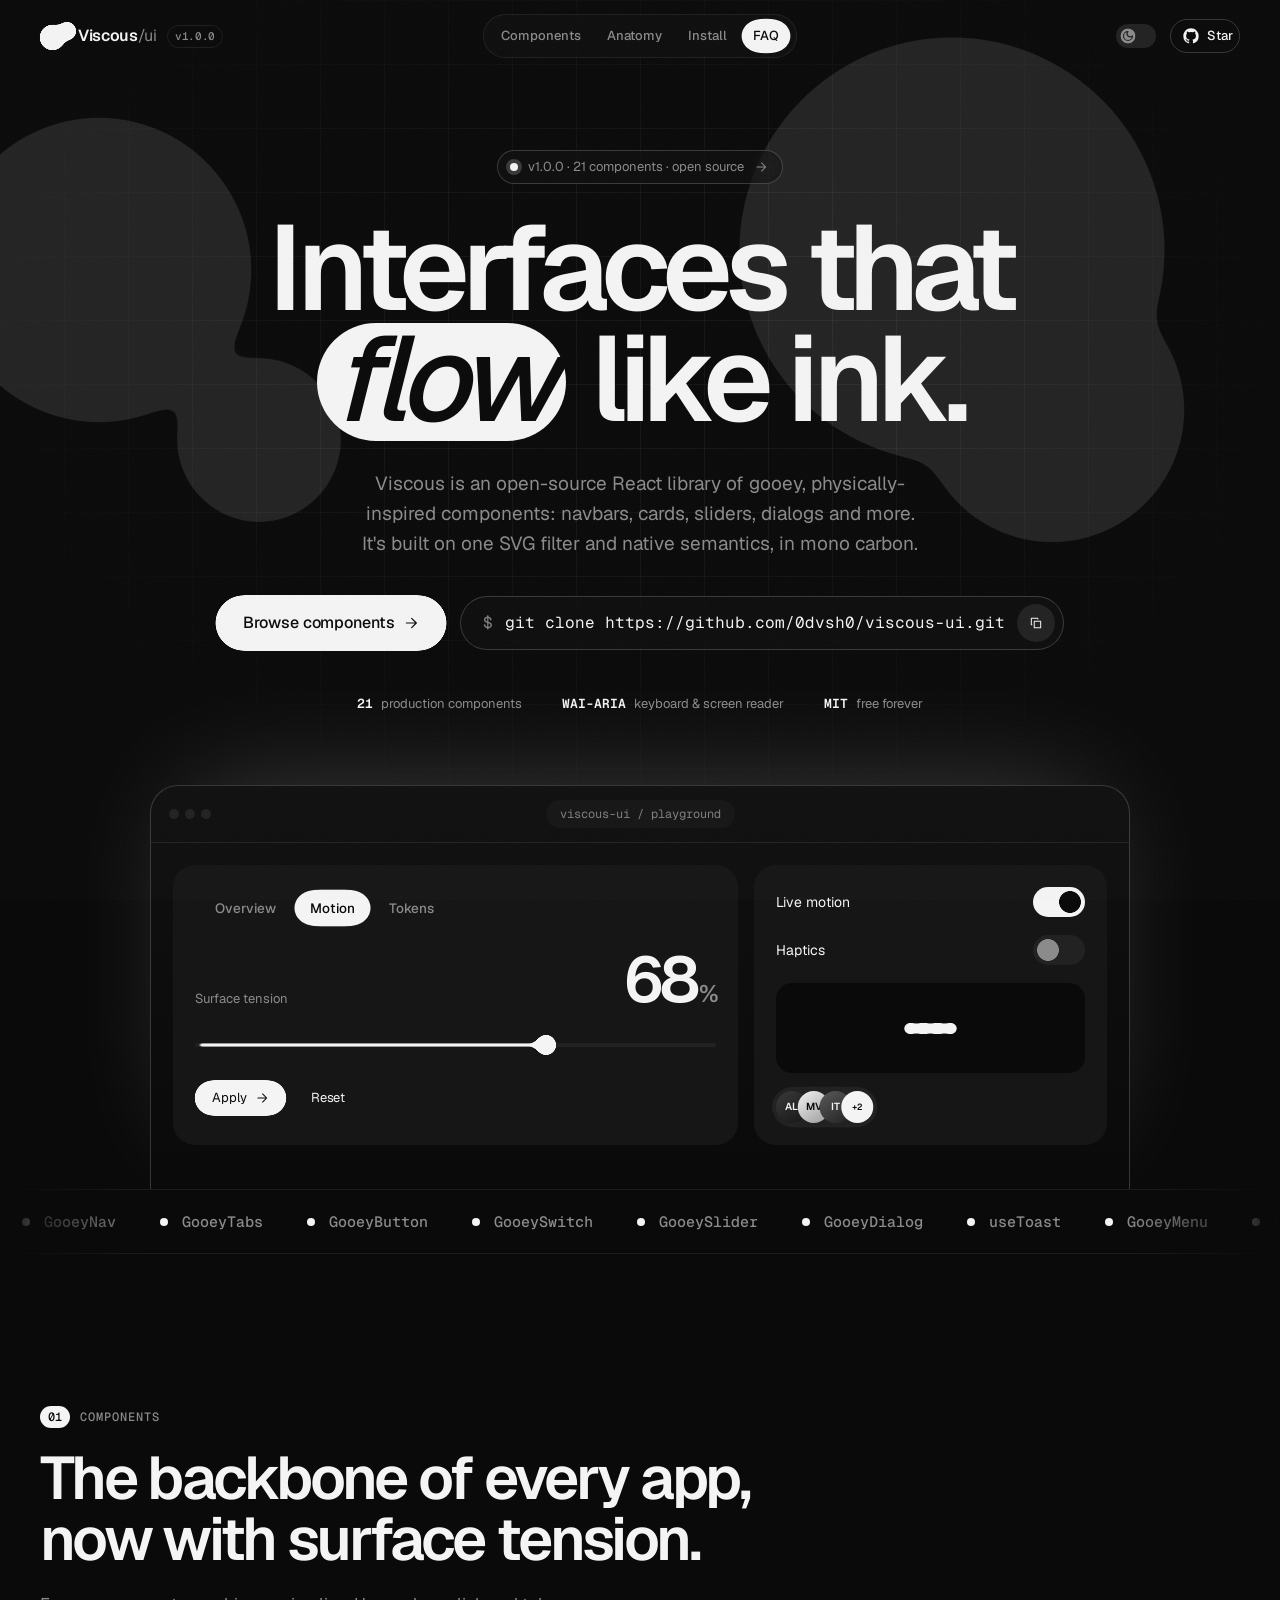
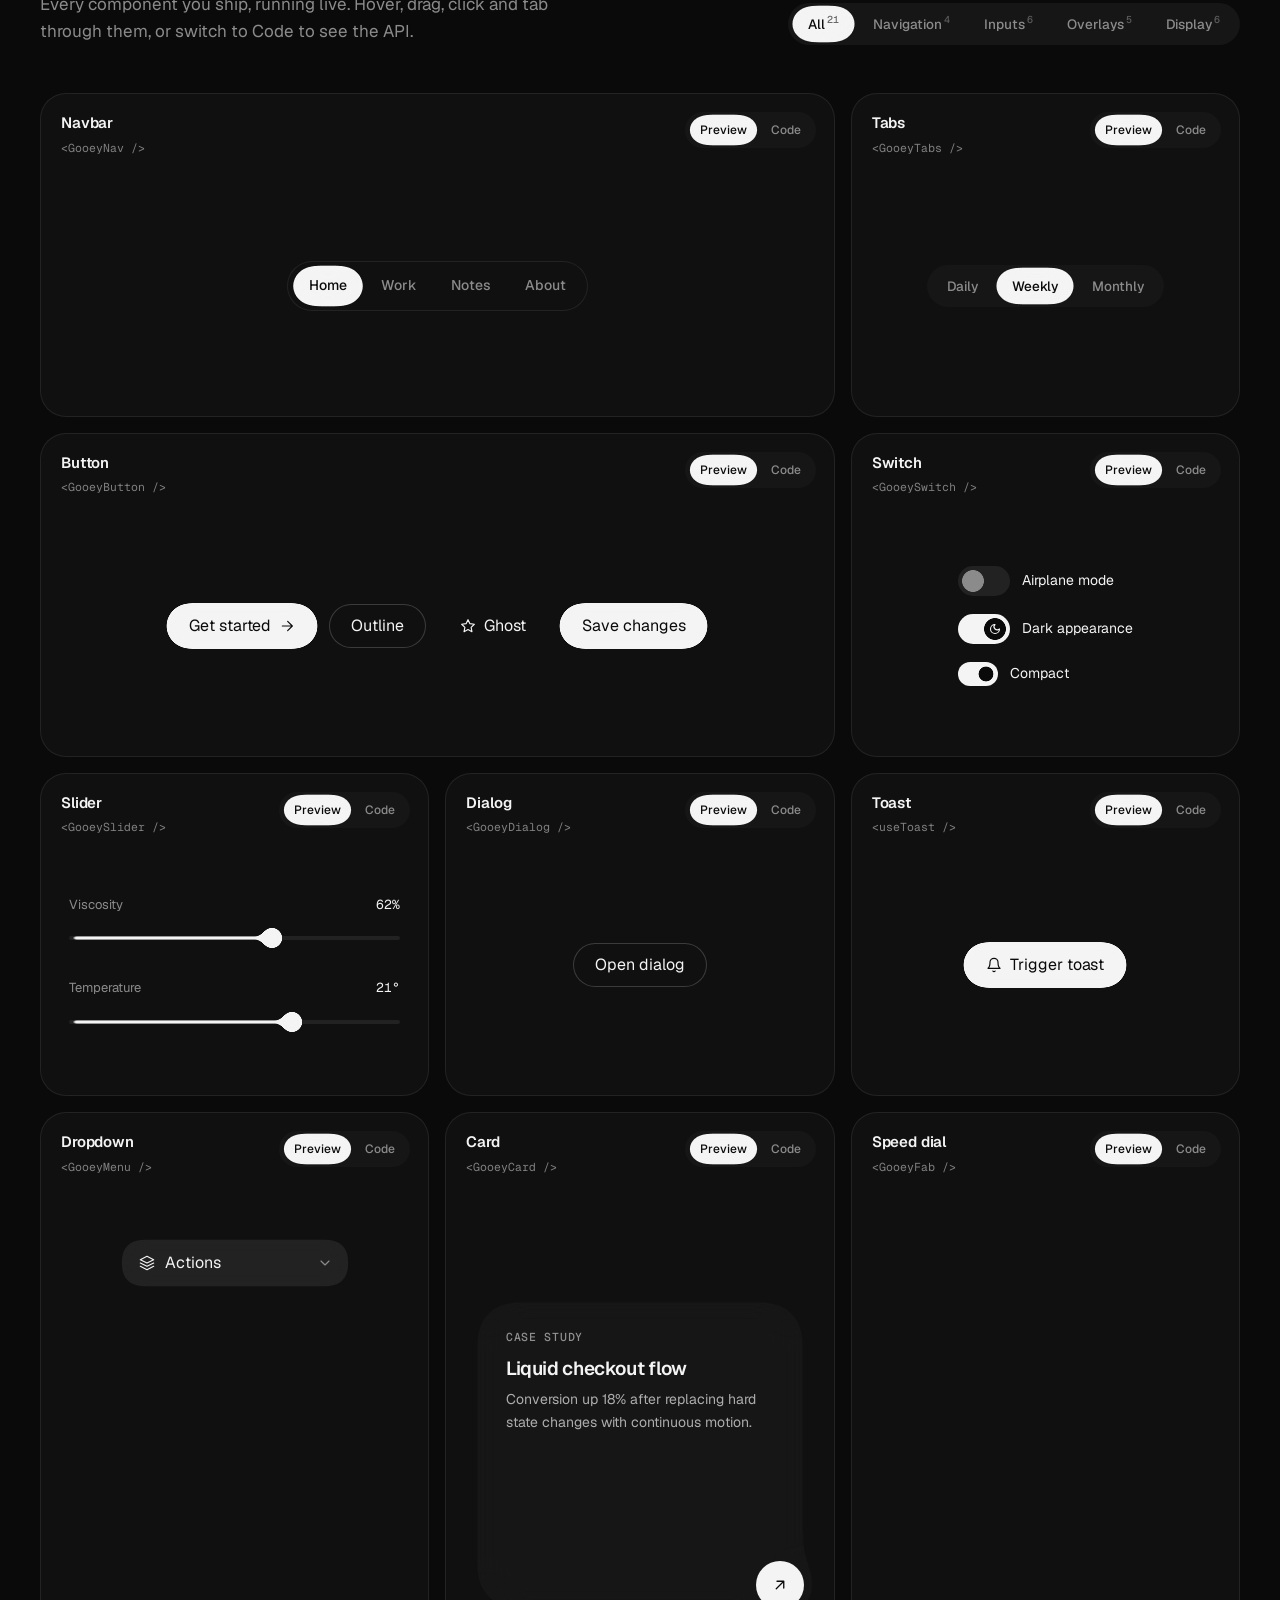
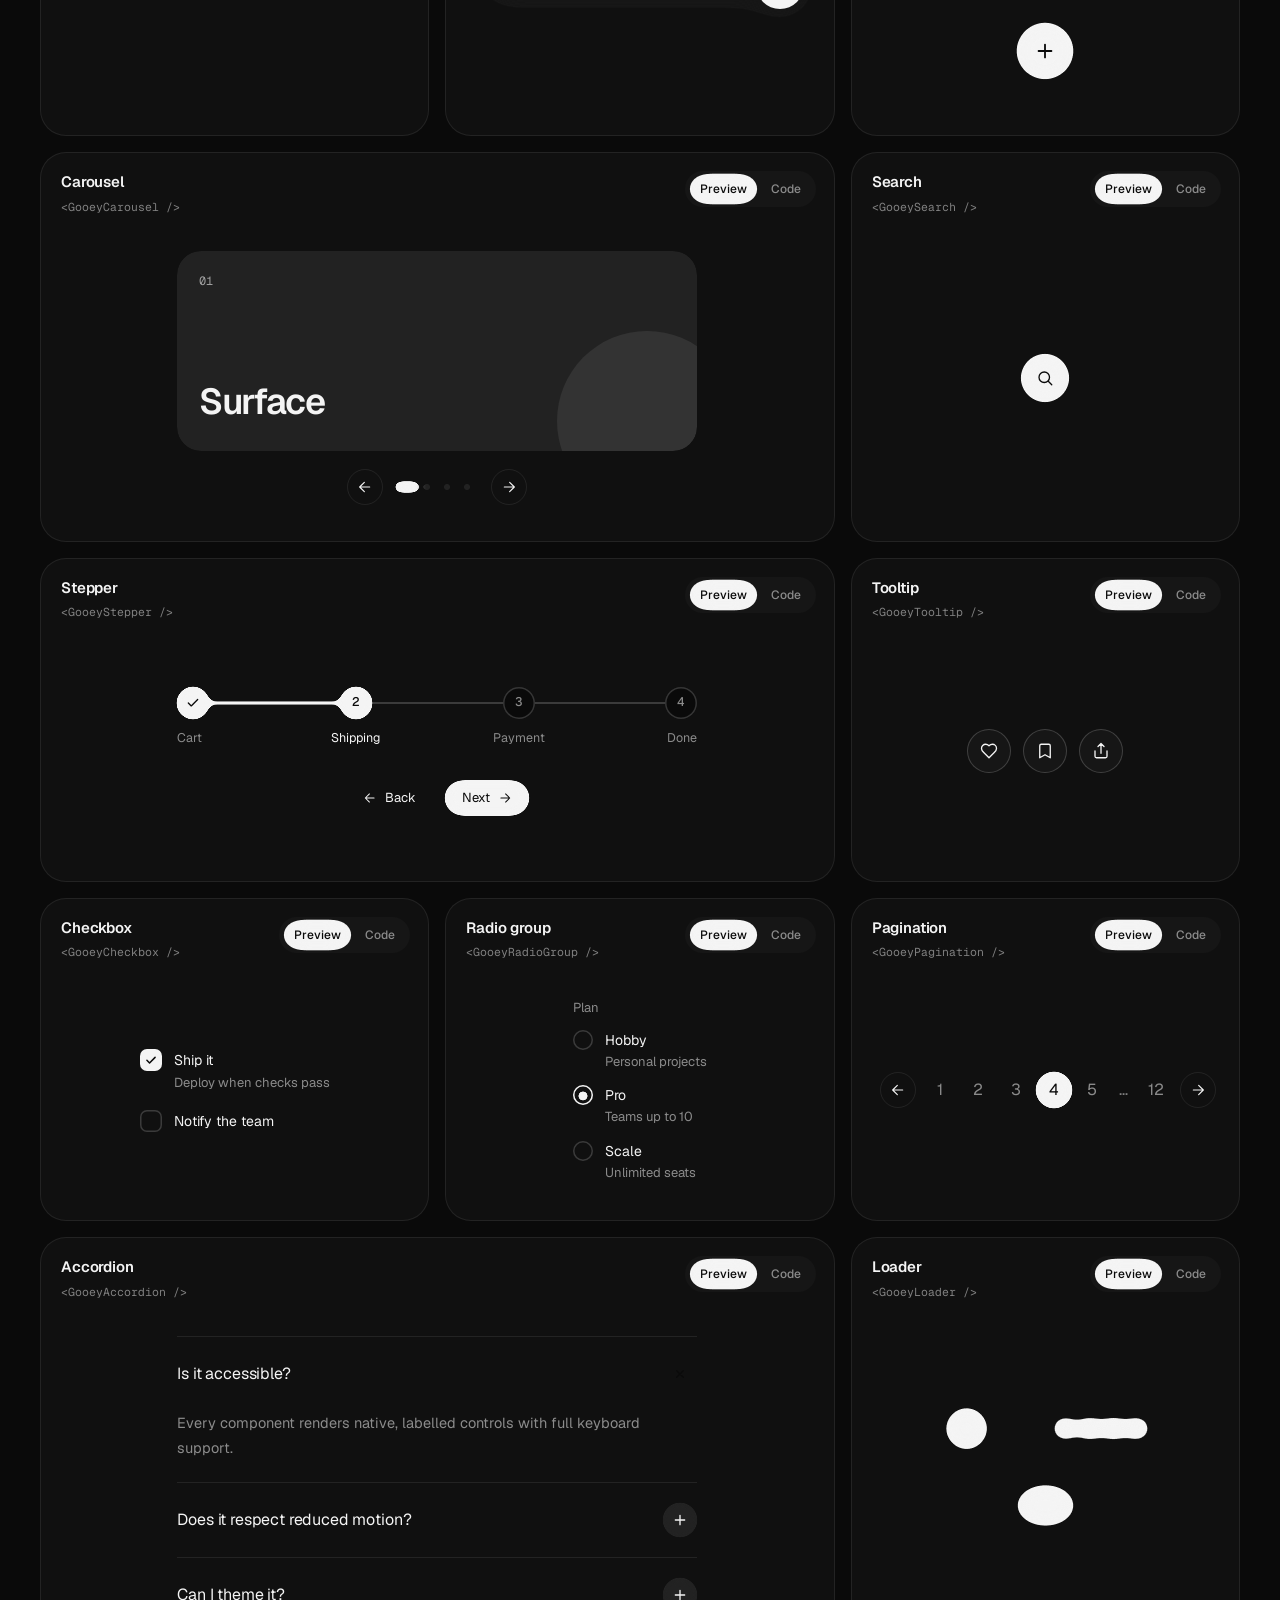
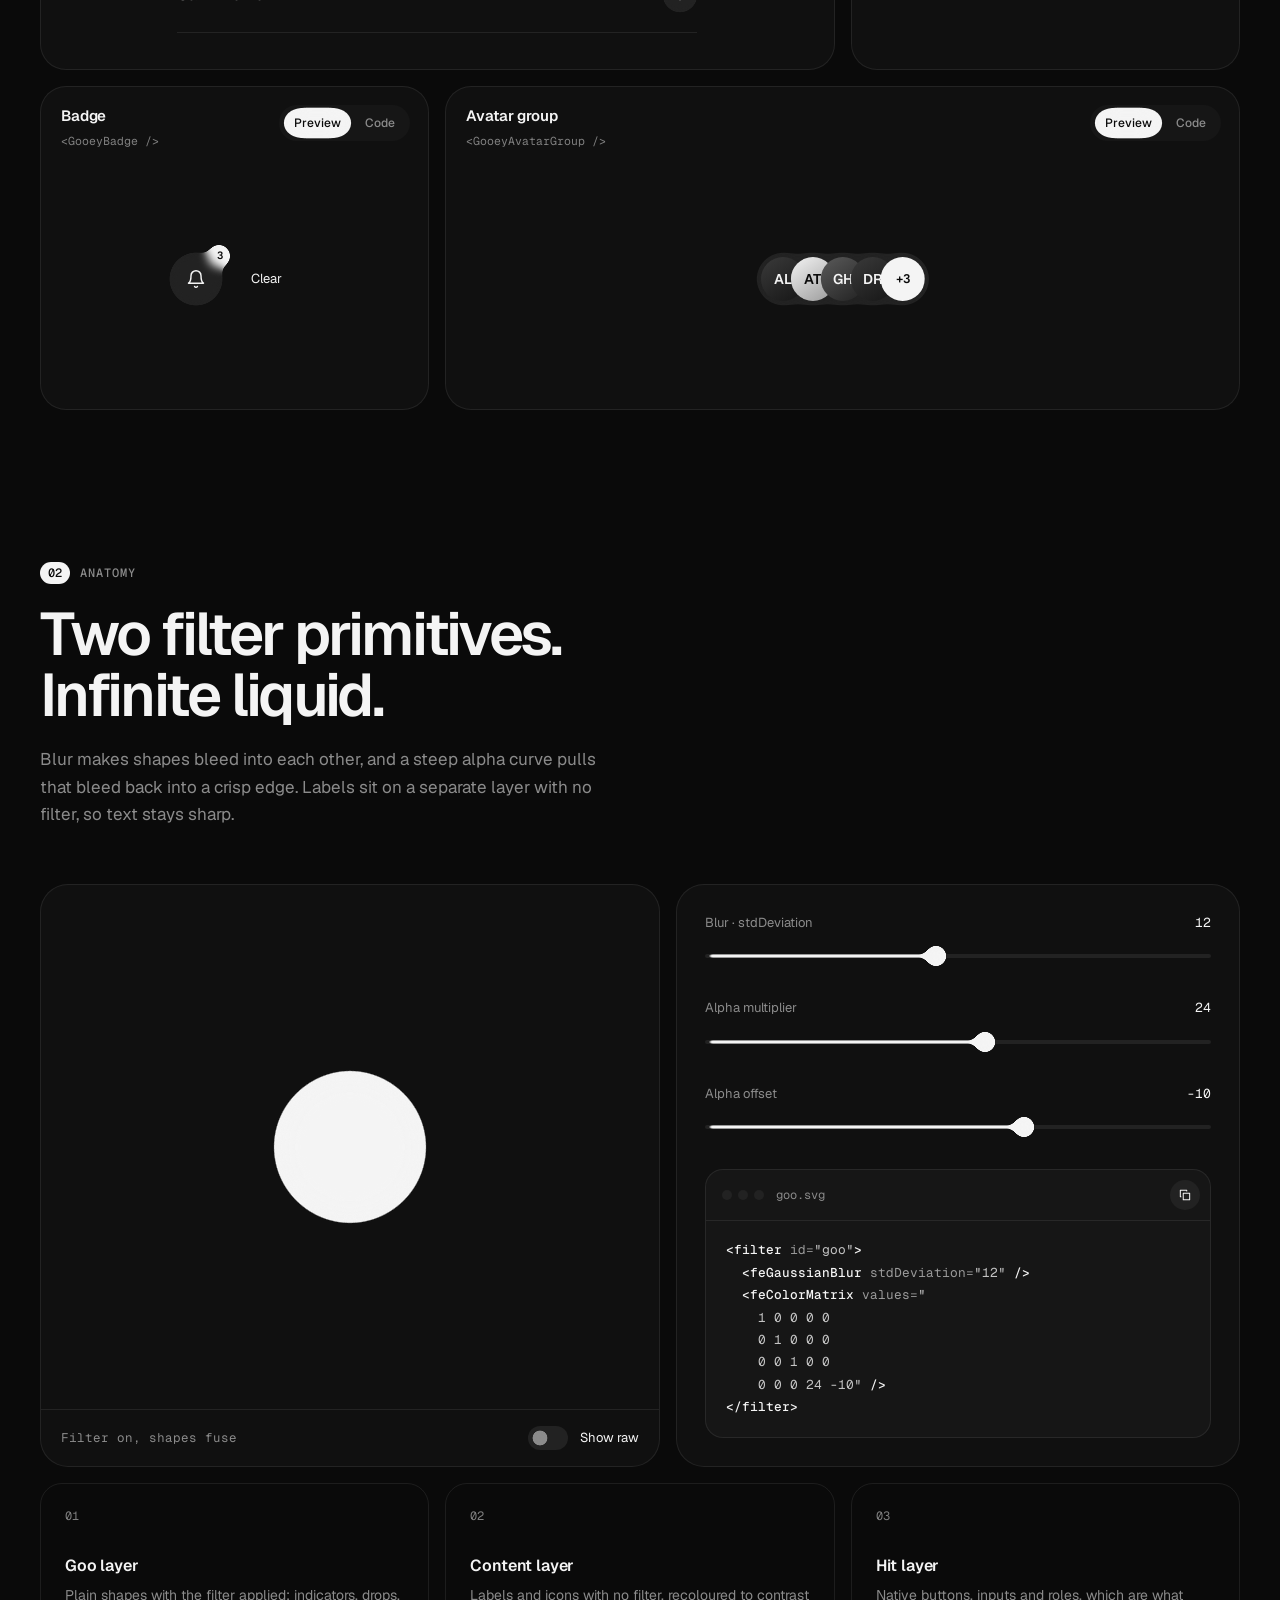
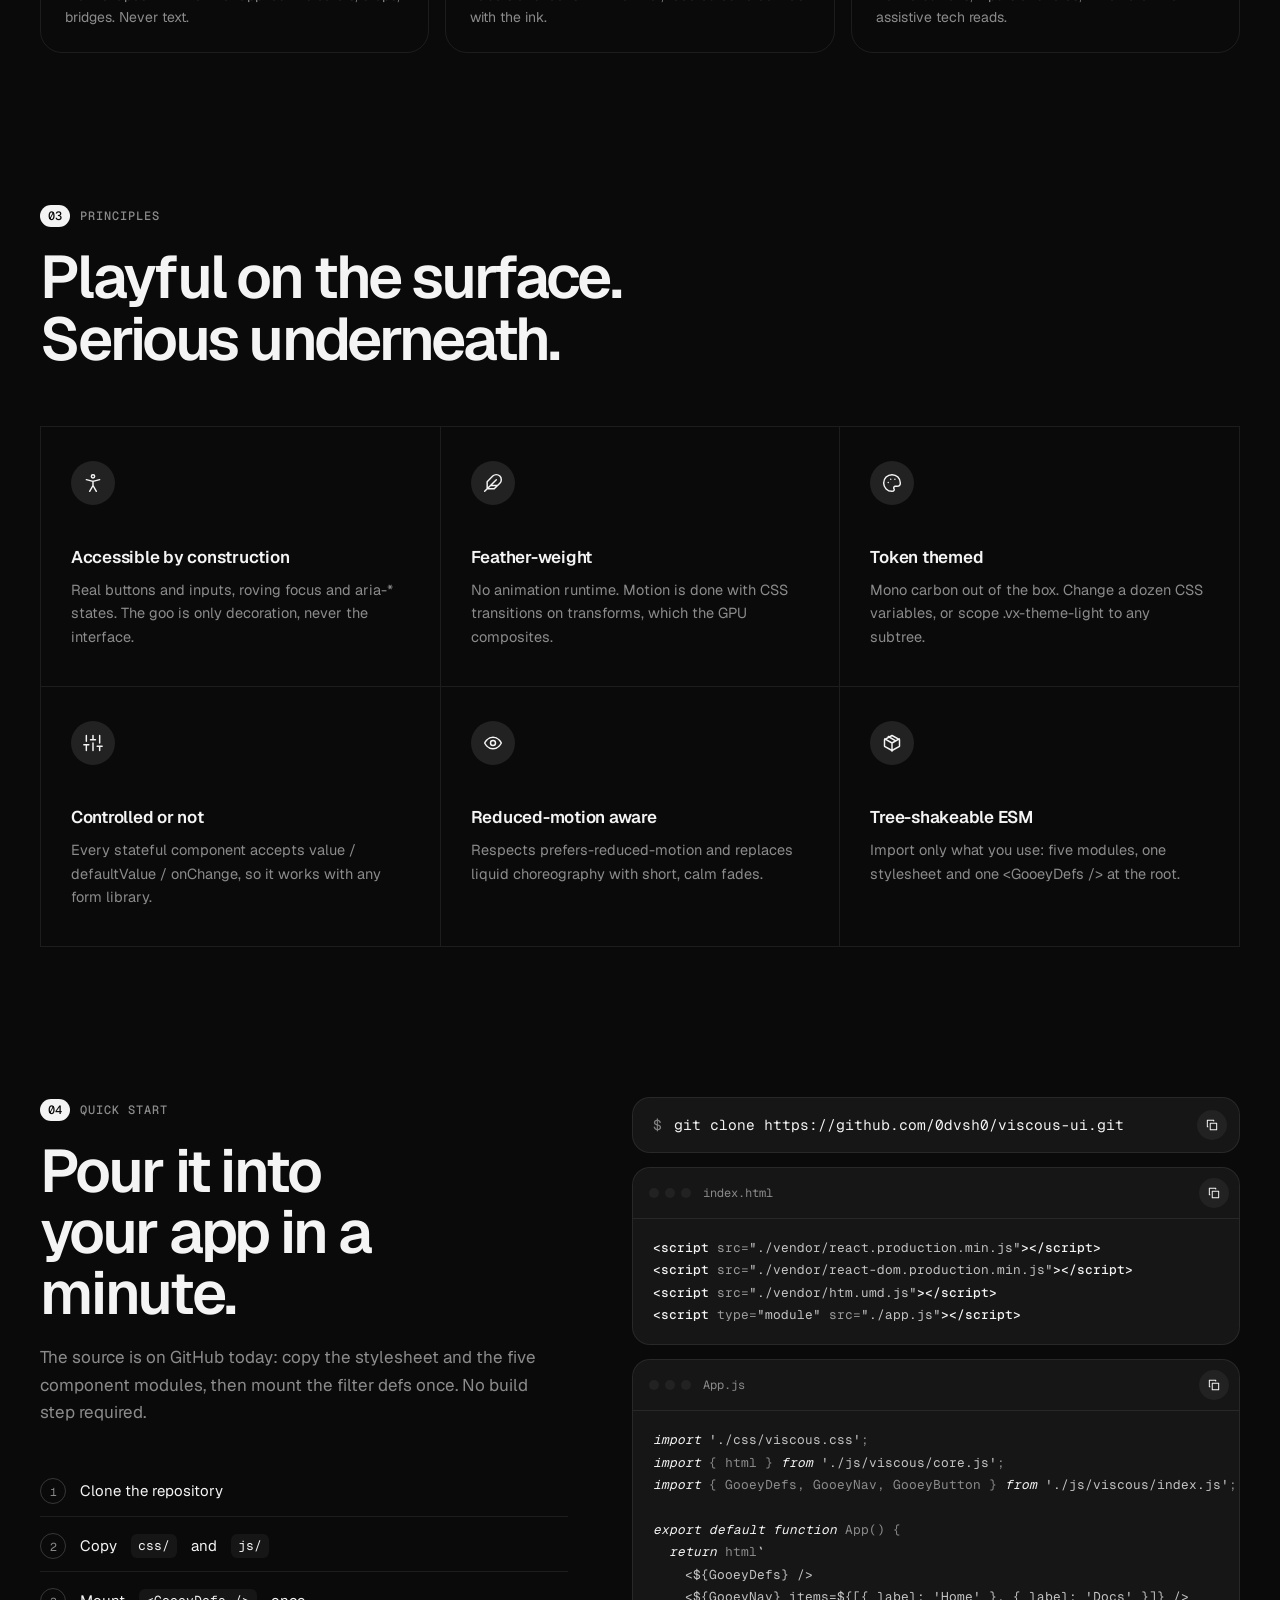
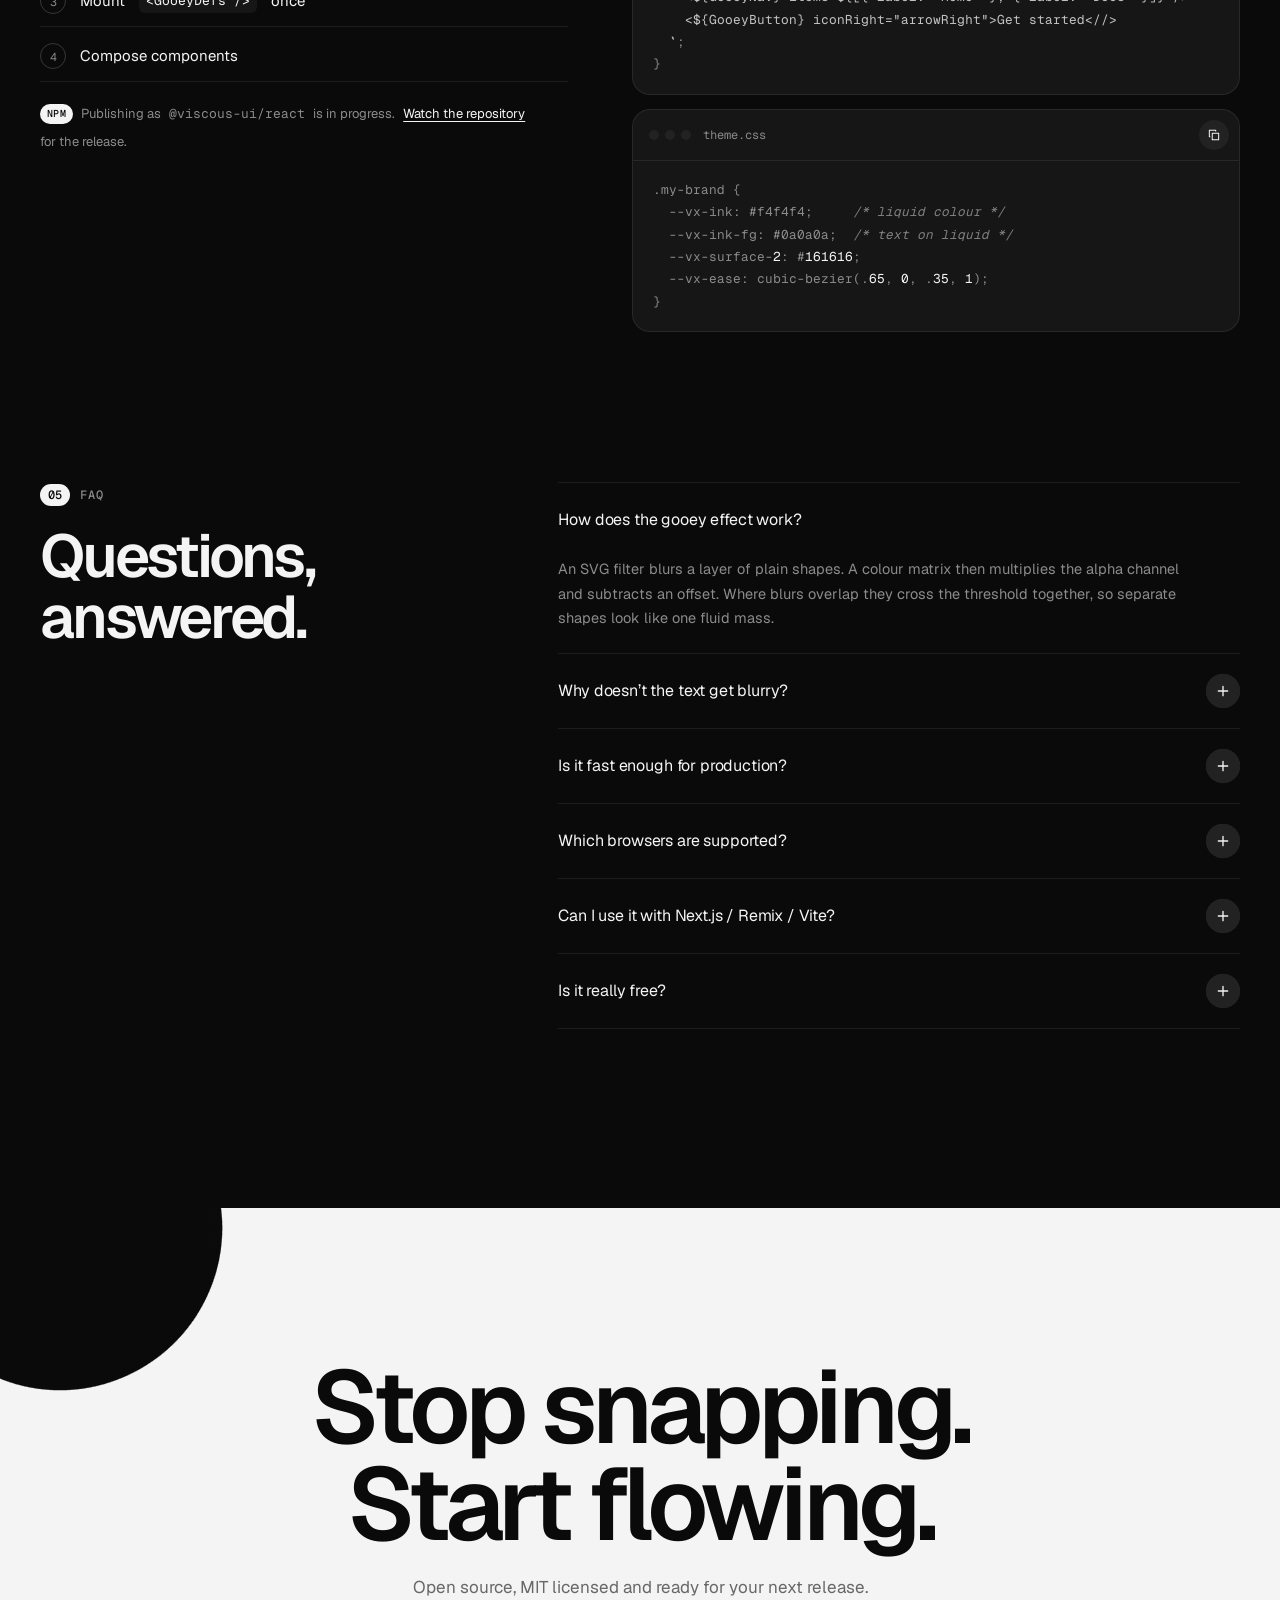
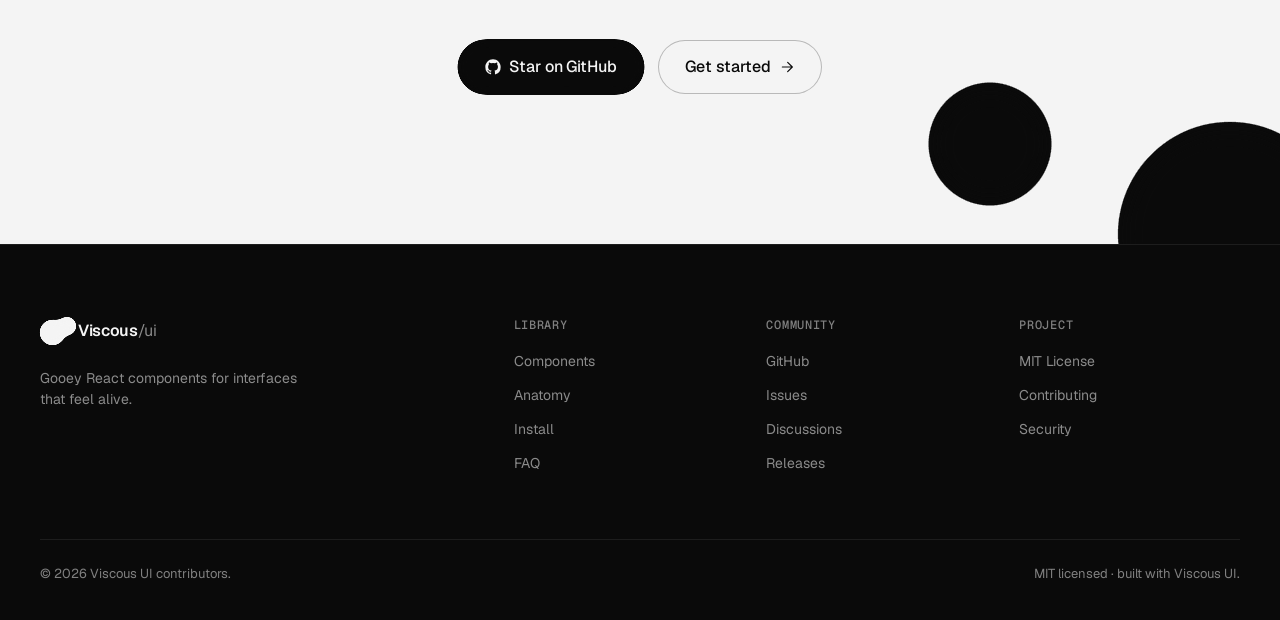
<file: index.html>
<!doctype html>
<html lang="en" class="vx-theme-dark">
<head>
  <meta charset="utf-8" />
  <meta name="viewport" content="width=device-width, initial-scale=1" />
  <title>Viscous UI — Gooey React components</title>
  <meta name="description" content="Viscous UI is an open-source library of gooey, physically-inspired React components: navbar, tabs, cards, sliders, dialogs, toasts and more. Mono carbon, accessible, MIT." />
  <meta name="author" content="Viscous UI contributors" />
  <meta name="robots" content="index, follow, max-image-preview:large" />
  <meta name="color-scheme" content="dark light" />
  <meta name="referrer" content="strict-origin-when-cross-origin" />
  <meta name="theme-color" content="#0a0a0a" media="(prefers-color-scheme: dark)" />
  <meta name="theme-color" content="#f5f5f4" media="(prefers-color-scheme: light)" />
  <link rel="canonical" href="https://0dvsh0.github.io/viscous-ui/" />
  <meta http-equiv="Content-Security-Policy" content="default-src 'self'; base-uri 'self'; object-src 'none'; script-src 'self' 'sha256-VjFp5tsHYVuLs+d5oBEdnF01/N839k/wr5TTaQbz5NE='; style-src 'self' 'unsafe-inline'; img-src 'self' data:; font-src 'self'; connect-src 'self'; manifest-src 'self'; media-src 'self'; form-action 'self'; worker-src 'none'" />

  <meta property="og:type" content="website" />
  <meta property="og:site_name" content="Viscous UI" />
  <meta property="og:locale" content="en_US" />
  <meta property="og:title" content="Viscous UI — Gooey React components" />
  <meta property="og:description" content="An open-source React library of gooey, physically-inspired components. Built on one SVG filter, native semantics and CSS motion. Mono carbon, accessible, MIT." />
  <meta property="og:url" content="https://0dvsh0.github.io/viscous-ui/" />
  <meta property="og:image" content="https://0dvsh0.github.io/viscous-ui/assets/og.png" />
  <meta property="og:image:type" content="image/png" />
  <meta property="og:image:width" content="1200" />
  <meta property="og:image:height" content="630" />
  <meta property="og:image:alt" content="Viscous UI — interfaces that flow like ink" />
  <meta name="twitter:card" content="summary_large_image" />
  <meta name="twitter:title" content="Viscous UI — Gooey React components" />
  <meta name="twitter:description" content="An open-source React library of gooey, physically-inspired components. One SVG filter, native semantics, CSS motion." />
  <meta name="twitter:image" content="https://0dvsh0.github.io/viscous-ui/assets/og.png" />

  <script src="js/site/theme.js"></script>
  <link rel="icon" href="data:image/svg+xml,%3Csvg xmlns='http://www.w3.org/2000/svg' viewBox='0 0 32 32'%3E%3Ccircle cx='12' cy='16' r='9' fill='%23f4f4f4'/%3E%3Ccircle cx='23' cy='12' r='6' fill='%23f4f4f4'/%3E%3C/svg%3E" />
  <link rel="apple-touch-icon" href="assets/icons/apple-touch-icon.png" />
  <link rel="manifest" href="site.webmanifest" />
  <link rel="preload" href="assets/fonts/geist-latin-wght-normal.woff2" as="font" type="font/woff2" crossorigin />
  <link rel="preload" href="assets/fonts/geist-mono-latin-wght-normal.woff2" as="font" type="font/woff2" crossorigin />
  <link rel="stylesheet" href="css/fonts.css" />
  <link rel="stylesheet" href="css/viscous.css" />
  <link rel="stylesheet" href="css/site.css" />

  <script type="application/ld+json">{"@context":"https://schema.org","@graph":[{"@type":"WebSite","name":"Viscous UI","url":"https://0dvsh0.github.io/viscous-ui/","description":"Open-source gooey React components."},{"@type":"SoftwareApplication","name":"Viscous UI","applicationCategory":"DeveloperApplication","operatingSystem":"Web","url":"https://0dvsh0.github.io/viscous-ui/","codeRepository":"https://github.com/0dvsh0/viscous-ui","license":"https://opensource.org/licenses/MIT","description":"A library of gooey, physically-inspired React components with accessible native semantics and CSS-only motion.","offers":{"@type":"Offer","price":"0","priceCurrency":"USD"}}]}</script>
</head>
<body>
  <div id="root"></div>
  <noscript>
    <div style="max-width: 40rem; margin: 15vh auto; padding: 0 1.5rem; font-family: ui-sans-serif, system-ui, sans-serif;">
      <h1>Viscous UI</h1>
      <p>This interactive component gallery needs JavaScript. The library itself is plain React and works without this site.</p>
      <p><a href="https://github.com/0dvsh0/viscous-ui">View the source on GitHub</a></p>
    </div>
  </noscript>

  <script src="vendor/react.production.min.js"></script>
  <script src="vendor/react-dom.production.min.js"></script>
  <script src="vendor/htm.umd.js"></script>
  <script type="module" src="js/site/app.js"></script>
</body>
</html>
</file>
<file: css/fonts.css>
/* Geist / Geist Mono — self-hosted latin variable fonts (SIL OFL 1.1)
   Source: @fontsource-variable/geist@5.3.0. Licence in assets/fonts/LICENSE.txt. */
@font-face {
  font-family: 'Geist';
  font-style: normal;
  font-display: swap;
  font-weight: 100 900;
  src: url('../assets/fonts/geist-latin-wght-normal.woff2') format('woff2');
  unicode-range: U+0000-00FF, U+0131, U+0152-0153, U+02BB-02BC, U+02C6, U+02DA,
    U+02DC, U+2000-206F, U+2074, U+20AC, U+2122, U+2191, U+2193, U+2212, U+2215,
    U+FEFF, U+FFFD;
}
@font-face {
  font-family: 'Geist Mono';
  font-style: normal;
  font-display: swap;
  font-weight: 100 900;
  src: url('../assets/fonts/geist-mono-latin-wght-normal.woff2') format('woff2');
  unicode-range: U+0000-00FF, U+0131, U+0152-0153, U+02BB-02BC, U+02C6, U+02DA,
    U+02DC, U+2000-206F, U+2074, U+20AC, U+2122, U+2191, U+2193, U+2212, U+2215,
    U+FEFF, U+FFFD;
}
</file>
<file: css/viscous.css>
/* ==========================================================================
   Viscous UI — v1.0.0
   Gooey, physically-inspired React components. Mono carbon by default.
   Layer model: .vx-goo (filtered shapes)  →  content  →  native hit target
   ========================================================================== */

/* ---------- tokens ---------- */
:root,
.vx-theme-dark {
  --vx-bg: #0a0a0a;
  --vx-surface: #101010;
  --vx-surface-2: #161616;
  --vx-surface-3: #222222;
  --vx-line: rgba(255, 255, 255, 0.08);
  --vx-line-strong: rgba(255, 255, 255, 0.18);
  --vx-fg: #f4f4f4;
  --vx-muted: #8b8b8b;
  --vx-subtle: #808080;
  --vx-ink: #f4f4f4;        /* colour of liquid shapes */
  --vx-ink-fg: #0a0a0a;     /* colour of content sitting on liquid */
  --vx-panel: #161616;
  --vx-danger: #f4f4f4;
  --vx-radius: 999px;
  --vx-ease: cubic-bezier(0.65, 0, 0.35, 1);
  --vx-ease-out: cubic-bezier(0.22, 1, 0.36, 1);
  --vx-spring: cubic-bezier(0.34, 1.56, 0.64, 1);
  --vx-font: 'Geist', ui-sans-serif, system-ui, -apple-system, 'Segoe UI', sans-serif;
  --vx-mono: 'Geist Mono', ui-monospace, 'SFMono-Regular', Menlo, monospace;
  color-scheme: dark;
}

.vx-theme-light {
  --vx-bg: #f5f5f4;
  --vx-surface: #ffffff;
  --vx-surface-2: #ececeb;
  --vx-surface-3: #dcdcdb;
  --vx-line: rgba(0, 0, 0, 0.08);
  --vx-line-strong: rgba(0, 0, 0, 0.2);
  --vx-fg: #0a0a0a;
  --vx-muted: #616161;
  --vx-subtle: #6b6b6b;
  --vx-ink: #0a0a0a;
  --vx-ink-fg: #f5f5f4;
  --vx-panel: #ffffff;
  color-scheme: light;
}

/* ---------- primitives ---------- */
.vx-defs { position: absolute; width: 0; height: 0; overflow: hidden; pointer-events: none; }
.vx-goo { position: absolute; inset: 0; pointer-events: none; filter: url(#vx-goo-m); }
.vx-goo--xs { filter: url(#vx-goo-xs); }
.vx-goo--s { filter: url(#vx-goo-s); }
.vx-goo--m { filter: url(#vx-goo-m); }
.vx-goo--l { filter: url(#vx-goo-l); }
.vx-goo > * { position: absolute; display: block; }
.vx-icon { flex: none; display: block; }
.vx-sr-only, .vx-visually-hidden {
  position: absolute !important; width: 1px; height: 1px; padding: 0; margin: -1px;
  overflow: hidden; clip: rect(0 0 0 0); white-space: nowrap; border: 0;
}
[class^='vx-'] button, button[class^='vx-'] { font: inherit; }
.vx-focus-ring:focus-visible,
[class^='vx-'] :focus-visible { outline: 2px solid var(--vx-fg); outline-offset: 3px; border-radius: 999px; }

/* ---------- liquid indicator (nav, tabs, pagination, radio) ---------- */
.vx-liquid-group { position: relative; isolation: isolate; }
.vx-liquid-group > .vx-goo { z-index: 0; }
.vx-liquid {
  left: 0; top: 0;
  background: var(--vx-ink);
  will-change: transform;
  transition-property: transform, width, height;
  transition-timing-function: var(--vx-ease);
}
.vx-liquid--lead { transition-duration: 0.42s; }
.vx-liquid--bridge { transition-duration: 0.58s; transition-timing-function: cubic-bezier(0.55, 0, 0.25, 1); }
.vx-liquid--trail { transition-duration: 0.76s; transition-timing-function: cubic-bezier(0.5, 0, 0.15, 1); }
.vx-liquid-group:not(.is-ready) .vx-liquid { transition: none; }
.vx-liquid-item {
  position: relative; z-index: 1;
  display: inline-flex; align-items: center; justify-content: center; gap: 8px;
  border: 0; background: none; cursor: pointer; white-space: nowrap;
  color: var(--vx-muted); text-decoration: none;
  transition: color 0.3s var(--vx-ease) 0.06s;
  -webkit-tap-highlight-color: transparent;
}
.vx-liquid-item:hover { color: var(--vx-fg); }
.vx-liquid-item.is-active { color: var(--vx-ink-fg); }

/* ---------- GooeyNav ---------- */
.vx-nav {
  display: inline-flex; padding: 5px;
  background: var(--vx-surface); border: 1px solid var(--vx-line); border-radius: 999px;
}
.vx-nav__list { display: flex; gap: 2px; margin: 0; padding: 0; list-style: none; }
.vx-nav .vx-liquid-item { height: 38px; padding: 0 16px; font-size: 14px; font-weight: 500; border-radius: 999px; }
.vx-nav.vx-size-sm .vx-liquid-item { height: 32px; padding: 0 12px; font-size: 13px; }
.vx-nav.vx-size-lg .vx-liquid-item { height: 46px; padding: 0 20px; font-size: 15px; }

/* ---------- GooeyTabs ---------- */
.vx-tabs__list {
  display: inline-flex; gap: 2px; padding: 4px;
  background: var(--vx-surface-2); border-radius: 999px;
}
.vx-tabs__list.is-block { display: flex; width: 100%; }
.vx-tabs__list.is-block .vx-liquid-item { flex: 1; }
.vx-tabs__list .vx-liquid-item { height: 34px; padding: 0 16px; font-size: 13.5px; font-weight: 500; border-radius: 999px; }
.vx-tabs__list.vx-size-lg .vx-liquid-item { height: 42px; padding: 0 20px; font-size: 14.5px; }
.vx-tabs__panel { padding-top: 20px; animation: vx-rise 0.5s var(--vx-ease-out); outline: none; }
@keyframes vx-rise { from { opacity: 0; transform: translateY(8px); filter: blur(4px); } }

/* ---------- GooeyPagination ---------- */
.vx-pagination { display: inline-flex; align-items: center; gap: 6px; }
.vx-pagination__pages { display: flex; align-items: center; gap: 2px; }
.vx-pagination__page {
  width: 36px; height: 36px; border-radius: 999px;
  font-size: 13.5px; font-variant-numeric: tabular-nums; font-family: var(--vx-mono);
}
.vx-pagination__gap { width: 24px; text-align: center; color: var(--vx-subtle); }
.vx-pagination__step {
  display: grid; place-items: center; width: 36px; height: 36px; border-radius: 999px;
  border: 1px solid var(--vx-line); background: transparent; color: var(--vx-fg); cursor: pointer;
  transition: background 0.2s, opacity 0.2s;
}
.vx-pagination__step:hover:not(:disabled) { background: var(--vx-surface-2); }
.vx-pagination__step:disabled { opacity: 0.35; cursor: not-allowed; }

/* ---------- GooeyStepper ---------- */
.vx-stepper { --node: 32px; width: 100%; }
.vx-stepper__rail { position: relative; height: 68px; }
.vx-stepper__line {
  position: absolute; top: calc(var(--node) / 2 - 1px); left: calc(var(--node) / 2); right: calc(var(--node) / 2);
  height: 2px; background: var(--vx-line-strong); border-radius: 2px;
}
.vx-stepper__base {
  position: absolute; top: 0; width: var(--node); height: var(--node); border-radius: 50%;
  left: calc(var(--x) * (100% - var(--node)));
  background: var(--vx-bg); box-shadow: inset 0 0 0 1.5px var(--vx-line-strong);
}
.vx-stepper__fill {
  left: calc(var(--node) / 2); top: calc(var(--node) / 2 - 2px); height: 4px; border-radius: 4px;
  width: calc(var(--p) * (100% - var(--node)));
  background: var(--vx-ink); transition: width 0.9s var(--vx-ease);
}
.vx-stepper__head {
  width: 14px; height: 14px; border-radius: 50%; top: calc(var(--node) / 2 - 7px);
  left: calc(var(--node) / 2 + var(--p) * (100% - var(--node)) - 7px);
  background: var(--vx-ink); transition: left 0.9s var(--vx-ease);
}
.vx-stepper__ink {
  top: 0; width: var(--node); height: var(--node); border-radius: 50%;
  left: calc(var(--x) * (100% - var(--node)));
  background: var(--vx-ink); transform: scale(0.2);
  transition: transform 0.45s var(--vx-spring);
}
.vx-stepper__ink.is-on { transform: scale(1); transition-delay: 0.5s; }
.vx-stepper__nodes { position: absolute; inset: 0; margin: 0; padding: 0; list-style: none; }
.vx-stepper__node {
  position: absolute; top: 0; left: calc(var(--x) * (100% - var(--node)));
  width: var(--node); display: flex; flex-direction: column; align-items: center;
}
.vx-stepper__mark {
  display: grid; place-items: center; width: var(--node); height: var(--node);
  font: 500 12.5px/1 var(--vx-mono); color: var(--vx-muted); transition: color 0.3s 0.55s;
}
.vx-stepper__node.is-done .vx-stepper__mark,
.vx-stepper__node.is-current .vx-stepper__mark { color: var(--vx-ink-fg); }
.vx-stepper__label { margin-top: 10px; font-size: 12.5px; color: var(--vx-muted); white-space: nowrap; transition: color 0.3s; }
.vx-stepper__node.is-current .vx-stepper__label { color: var(--vx-fg); }
.vx-stepper__node:first-child { align-items: flex-start; }
.vx-stepper__node:last-child { align-items: flex-end; }
.vx-stepper__node:first-child .vx-stepper__mark, .vx-stepper__node:last-child .vx-stepper__mark { align-self: auto; }

/* ---------- GooeyButton ---------- */
.vx-btn {
  --h: 44px;
  position: relative; isolation: isolate;
  display: inline-flex; align-items: center; justify-content: center;
  height: var(--h); padding: 0 calc(var(--h) * 0.5);
  border: 0; background: none; cursor: pointer; text-decoration: none;
  color: var(--vx-ink-fg); font-size: 14.5px; font-weight: 500; letter-spacing: -0.005em;
  border-radius: 999px; -webkit-tap-highlight-color: transparent; user-select: none;
}
.vx-btn.vx-size-sm { --h: 34px; font-size: 13px; }
.vx-btn.vx-size-lg { --h: 54px; font-size: 16px; }
.vx-btn > .vx-goo { inset: -16px; z-index: -1; }
.vx-btn__body {
  inset: 16px; border-radius: 999px; background: var(--vx-ink);
  transition: transform 0.5s var(--vx-spring), background 0.3s;
}
.vx-btn__lean {
  left: calc(var(--mx, 50%) + 16px); top: calc(50% - var(--h) * 0.62);
  width: calc(var(--h) * 1.24); height: calc(var(--h) * 1.24); margin-left: calc(var(--h) * -0.62);
  border-radius: 50%; background: var(--vx-ink);
  transform: scale(0.55); transition: transform 0.5s var(--vx-spring);
}
.vx-btn:hover .vx-btn__lean { transform: scale(1); }
.vx-btn:active .vx-btn__body { transform: scale(0.96, 0.92); }
.vx-btn:active .vx-btn__lean { transform: scale(0.8); }
.vx-btn__label { display: inline-flex; align-items: center; gap: 8px; transition: opacity 0.2s; white-space: nowrap; }
.vx-btn__splash { left: calc(var(--sx) + 16px); top: calc(var(--sy) + 16px); width: 0; height: 0; }
.vx-btn__splash i {
  position: absolute; left: -6px; top: -6px; width: 12px; height: 12px; border-radius: 50%;
  background: var(--vx-ink); animation: vx-splash 0.65s var(--vx-ease-out) forwards;
}
.vx-btn__splash i:nth-child(1) { --dx: -26px; --dy: -24px; }
.vx-btn__splash i:nth-child(2) { --dx: 28px; --dy: -22px; animation-delay: 0.03s; }
.vx-btn__splash i:nth-child(3) { --dx: -22px; --dy: 26px; animation-delay: 0.05s; }
.vx-btn__splash i:nth-child(4) { --dx: 24px; --dy: 24px; animation-delay: 0.02s; }
@keyframes vx-splash {
  0% { transform: translate(0, 0) scale(1.2); }
  100% { transform: translate(var(--dx), var(--dy)) scale(0); }
}
.vx-btn__loader { position: absolute; inset: 0; display: grid; place-items: center; --vx-loader-color: var(--vx-ink-fg); }
.vx-btn.is-loading .vx-btn__label { opacity: 0; }
.vx-btn:disabled, .vx-btn[aria-disabled='true'] { opacity: 0.4; cursor: not-allowed; }
.vx-btn:disabled .vx-btn__lean { transform: scale(0.55); }
.vx-btn:focus-visible { outline: 2px solid var(--vx-fg); outline-offset: 4px; }

/* outline: liquid floods in from the pointer */
.vx-btn--outline { color: var(--vx-fg); box-shadow: inset 0 0 0 1px var(--vx-line-strong); transition: color 0.35s var(--vx-ease); }
.vx-btn--outline > .vx-goo { inset: 0; border-radius: 999px; overflow: hidden; }
.vx-btn--outline .vx-btn__body { inset: 0; transform: scale(0.6, 0); }
.vx-btn--outline .vx-btn__lean {
  left: var(--ex, 50%); top: var(--ey, 50%); width: 30px; height: 30px; margin: -15px 0 0 -15px;
  transform: scale(0); transition: transform 0.6s var(--vx-ease-out);
}
.vx-btn--outline:hover { color: var(--vx-ink-fg); }
.vx-btn--outline:hover .vx-btn__lean { transform: scale(16); }
.vx-btn--outline .vx-btn__splash { left: var(--sx); top: var(--sy); }
.vx-btn--outline.is-loading { --vx-loader-color: var(--vx-fg); }
.vx-btn--outline .vx-btn__loader { --vx-loader-color: currentColor; }

/* ghost */
.vx-btn--ghost { color: var(--vx-fg); }
.vx-btn--ghost .vx-btn__body, .vx-btn--ghost .vx-btn__lean, .vx-btn--ghost .vx-btn__splash i { background: var(--vx-surface-3); }
.vx-btn--ghost .vx-btn__body { transform: scale(0.7, 0.4); opacity: 0; transition: transform 0.45s var(--vx-spring), opacity 0.2s; }
.vx-btn--ghost:hover .vx-btn__body { transform: none; opacity: 1; }
.vx-btn--ghost .vx-btn__lean { transform: scale(0); }
.vx-btn--ghost:hover .vx-btn__lean { transform: scale(0.9); }
.vx-btn--ghost .vx-btn__loader { --vx-loader-color: var(--vx-fg); }

/* ---------- GooeySwitch ---------- */
.vx-switch-field { display: inline-flex; align-items: center; gap: 12px; }
.vx-switch-field.is-disabled { opacity: 0.4; }
.vx-switch {
  --w: 52px; --hh: 30px; --d: 22px;
  position: relative; width: var(--w); height: var(--hh); padding: 0; border: 0;
  background: none; cursor: pointer; border-radius: 999px; flex: none;
  -webkit-tap-highlight-color: transparent;
}
.vx-switch.vx-size-sm { --w: 40px; --hh: 24px; --d: 16px; }
.vx-switch.vx-size-lg { --w: 64px; --hh: 36px; --d: 28px; }
.vx-switch__track {
  position: absolute; inset: 0; border-radius: 999px;
  background: var(--vx-surface-3); transition: background 0.4s var(--vx-ease);
}
.vx-switch.is-on .vx-switch__track { background: var(--vx-ink); }
.vx-switch > .vx-goo { inset: -6px; }
.vx-switch__drop {
  top: calc(6px + (var(--hh) - var(--d)) / 2); left: calc(6px + (var(--hh) - var(--d)) / 2);
  width: var(--d); height: var(--d); border-radius: 999px;
  background: var(--vx-muted);
  transition: transform 0.38s var(--vx-ease), background 0.4s var(--vx-ease), width 0.2s var(--vx-ease);
}
.vx-switch__drop--trail { transition-duration: 0.62s, 0.4s, 0.2s; transform: scale(0.86); }
.vx-switch.is-on .vx-switch__drop { background: var(--vx-ink-fg); transform: translateX(calc(var(--w) - var(--hh))); }
.vx-switch.is-on .vx-switch__drop--trail { transform: translateX(calc(var(--w) - var(--hh))) scale(0.86); }
.vx-switch:active .vx-switch__drop--lead { width: calc(var(--d) * 1.3); }
.vx-switch.is-on:active .vx-switch__drop--lead { transform: translateX(calc(var(--w) - var(--hh) - var(--d) * 0.3)); }
.vx-switch__icon {
  position: absolute; top: 50%; left: calc(var(--hh) / 2); width: 12px; height: 12px; margin: -6px 0 0 -6px;
  color: var(--vx-surface-3); transition: transform 0.38s var(--vx-ease), color 0.4s;
}
.vx-switch.is-on .vx-switch__icon { color: var(--vx-ink); transform: translateX(calc(var(--w) - var(--hh))); }
.vx-switch__label { font-size: 14px; color: var(--vx-fg); cursor: pointer; user-select: none; }
.vx-switch:disabled { cursor: not-allowed; }

/* ---------- GooeySlider ---------- */
.vx-slider { --t: 20px; width: 100%; user-select: none; }
.vx-slider.is-disabled { opacity: 0.4; }
.vx-slider__head { display: flex; justify-content: space-between; align-items: baseline; margin-bottom: 10px; font-size: 13px; }
.vx-slider__head label { color: var(--vx-muted); }
.vx-slider__head output { font-family: var(--vx-mono); color: var(--vx-fg); font-variant-numeric: tabular-nums; }
.vx-slider__control { position: relative; height: 28px; }
.vx-slider__rail { position: absolute; left: 0; right: 0; top: 12px; height: 4px; border-radius: 4px; background: var(--vx-surface-3); }
.vx-slider__control > .vx-goo { top: -48px; bottom: -8px; left: -8px; right: -8px; }
.vx-slider__fill {
  left: 8px; top: 60px; height: 4px; border-radius: 4px; background: var(--vx-ink);
  width: calc(var(--p) * (100% - 16px - var(--t)) + var(--t) / 2);
}
.vx-slider__thumb {
  top: 52px; left: calc(8px + var(--p) * (100% - 16px - var(--t)));
  width: var(--t); height: var(--t); border-radius: 50%; background: var(--vx-ink);
  transition: transform 0.4s var(--vx-spring);
}
.vx-slider__bubble {
  top: 47px; left: calc(8px + var(--p) * (100% - 16px - var(--t)) + var(--t) / 2 - 15px);
  width: 30px; height: 30px; border-radius: 50%; background: var(--vx-ink);
  transform: scale(0.4); transition: transform 0.5s var(--vx-spring);
}
.vx-slider.is-active .vx-slider__bubble { transform: translateY(-38px) scale(1.15); }
.vx-slider.is-active .vx-slider__thumb { transform: scale(1.15); }
.vx-slider__bubble-label {
  position: absolute; top: -37px; height: 30px; min-width: 34px; margin-left: -17px;
  left: calc(var(--p) * (100% - var(--t)) + var(--t) / 2);
  display: grid; place-items: center; pointer-events: none;
  font: 600 11px/1 var(--vx-mono); color: var(--vx-ink-fg);
  opacity: 0; transform: translateY(10px) scale(0.6); transition: opacity 0.2s, transform 0.4s var(--vx-spring);
}
.vx-slider.is-active .vx-slider__bubble-label { opacity: 1; transform: none; transition-delay: 0.08s; }
.vx-slider input[type='range'] {
  position: absolute; inset: 0; width: 100%; height: 100%; margin: 0; opacity: 0; cursor: grab;
  -webkit-appearance: none; appearance: none; background: transparent;
}
.vx-slider input[type='range']:active { cursor: grabbing; }
.vx-slider input[type='range']::-webkit-slider-thumb { -webkit-appearance: none; width: var(--t); height: 28px; }
.vx-slider input[type='range']::-moz-range-thumb { width: var(--t); height: 28px; border: 0; }
.vx-slider:has(input:focus-visible) .vx-slider__thumb { box-shadow: 0 0 0 0 transparent; }
.vx-slider:has(input:focus-visible) .vx-slider__rail { outline: 2px solid var(--vx-line-strong); outline-offset: 10px; }

/* ---------- GooeyCheckbox ---------- */
.vx-check { position: relative; display: inline-flex; align-items: flex-start; gap: 12px; cursor: pointer; user-select: none; }
.vx-check.is-disabled { opacity: 0.4; cursor: not-allowed; }
.vx-check__box {
  position: relative; flex: none; width: 22px; height: 22px; border-radius: 7px;
  box-shadow: inset 0 0 0 1.5px var(--vx-line-strong); transition: box-shadow 0.3s;
}
.vx-check.is-on .vx-check__box { box-shadow: inset 0 0 0 1.5px transparent; }
.vx-check__box > .vx-goo { inset: -14px; }
.vx-check__fill {
  position: absolute; inset: 0; border-radius: 7px; background: var(--vx-ink);
  transform: scale(0); border-radius: 50%; transition: transform 0.3s var(--vx-ease), border-radius 0.3s var(--vx-ease);
}
.vx-check__bead { left: 18px; top: 18px; width: 14px; height: 14px; border-radius: 50%; background: var(--vx-ink); transform: scale(0); }
.vx-check.is-on .vx-check__bead { animation: vx-bead 0.5s var(--vx-ease-out); }
@keyframes vx-bead { 0% { transform: scale(0.4); } 40% { transform: scale(1.5); } 100% { transform: scale(0); } }
.vx-check.is-on .vx-check__fill { transform: scale(1); border-radius: 7px; transition: transform 0.5s var(--vx-spring), border-radius 0.45s var(--vx-ease) 0.05s; }
.vx-check__burst { left: 25px; top: 25px; width: 0; height: 0; }
.vx-check__burst i {
  position: absolute; left: -4px; top: -4px; width: 8px; height: 8px; border-radius: 50%; background: var(--vx-ink);
  animation: vx-splash 0.55s var(--vx-ease-out) 0.08s both;
}
.vx-check__burst i:nth-child(1) { --dx: -16px; --dy: -14px; }
.vx-check__burst i:nth-child(2) { --dx: 16px; --dy: -15px; }
.vx-check__burst i:nth-child(3) { --dx: -15px; --dy: 16px; }
.vx-check__burst i:nth-child(4) { --dx: 15px; --dy: 15px; }
.vx-check__mark {
  position: absolute; inset: 0; margin: auto; fill: none; stroke: var(--vx-ink-fg);
  stroke-width: 2.6; stroke-linecap: round; stroke-linejoin: round;
  stroke-dasharray: 24; stroke-dashoffset: 24; transition: stroke-dashoffset 0.2s;
}
.vx-check.is-on .vx-check__mark { stroke-dashoffset: 0; transition: stroke-dashoffset 0.35s var(--vx-ease-out) 0.15s; }
.vx-check:has(input:focus-visible) .vx-check__box { outline: 2px solid var(--vx-fg); outline-offset: 3px; }
.vx-check__text { display: flex; flex-direction: column; gap: 2px; padding-top: 1px; }
.vx-check__label { font-size: 14px; color: var(--vx-fg); }
.vx-check__desc { font-size: 13px; color: var(--vx-muted); }

/* ---------- GooeyRadioGroup ---------- */
.vx-radio { border: 0; padding: 0; margin: 0; min-width: 0; }
.vx-radio__legend { padding: 0; margin-bottom: 12px; font-size: 13px; color: var(--vx-muted); }
.vx-radio__list { display: flex; flex-direction: column; gap: 14px; }
.vx-radio.is-horizontal .vx-radio__list { flex-direction: row; flex-wrap: wrap; gap: 22px; }
.vx-radio__option { display: flex; align-items: flex-start; gap: 12px; cursor: pointer; }
.vx-radio__ring {
  flex: none; width: 20px; height: 20px; border-radius: 50%;
  box-shadow: inset 0 0 0 1.5px var(--vx-line-strong); transition: box-shadow 0.3s;
}
.vx-radio__option.is-active .vx-radio__ring { box-shadow: inset 0 0 0 1.5px var(--vx-ink); }
.vx-radio__option:has(input:focus-visible) .vx-radio__ring { outline: 2px solid var(--vx-fg); outline-offset: 3px; }
.vx-radio__text { display: flex; flex-direction: column; gap: 2px; }
.vx-radio__label { font-size: 14px; color: var(--vx-fg); line-height: 20px; }
.vx-radio__desc { font-size: 13px; color: var(--vx-muted); }

/* ---------- GooeySearch ---------- */
.vx-search {
  --hh: 48px;
  position: relative; display: inline-block; height: var(--hh); width: var(--hh); margin: 0;
  transition: width 0.7s var(--vx-ease);
}
.vx-search.is-open { width: min(var(--w), 100%); }
.vx-search > .vx-goo { inset: -4px; }
.vx-search__orb { right: 4px; top: 4px; width: var(--hh); height: var(--hh); border-radius: 50%; background: var(--vx-ink); transition: transform 0.5s var(--vx-spring); }
.vx-search__field {
  top: 4px; right: 4px; height: var(--hh); width: var(--hh); border-radius: 999px;
  background: var(--vx-surface-3);
  transition: width 0.7s var(--vx-ease), right 0.7s var(--vx-ease), transform 0.7s var(--vx-ease);
  transform: scale(0.6);
}
.vx-search.is-open .vx-search__field { right: calc(var(--hh) + 2px); width: calc(100% - var(--hh) - 2px); transform: none; }
.vx-search__bridge {
  top: calc(4px + var(--hh) / 2 - 9px); right: calc(var(--hh) - 6px); width: 20px; height: 18px; border-radius: 9px;
  background: var(--vx-surface-3); transform: scaleX(0); transition: transform 0.5s var(--vx-ease);
}
.vx-search.is-open .vx-search__bridge { transform: none; transition-delay: 0.25s; }
.vx-search.is-open .vx-search__orb { transform: scale(0.88); }
.vx-search__input {
  position: absolute; left: 0; top: 0; height: 100%; width: calc(100% - var(--hh) - 4px);
  padding: 0 20px; border: 0; background: transparent; outline: none;
  color: var(--vx-fg); font: inherit; font-size: 14.5px;
  opacity: 0; pointer-events: none; transition: opacity 0.25s;
}
.vx-search__input::placeholder { color: var(--vx-muted); }
.vx-search__input::-webkit-search-cancel-button { display: none; }
.vx-search.is-open .vx-search__input { opacity: 1; pointer-events: auto; transition-delay: 0.3s; }
.vx-search__btn {
  position: absolute; right: 0; top: 0; width: var(--hh); height: var(--hh); border-radius: 50%;
  border: 0; background: none; color: var(--vx-ink-fg); cursor: pointer; display: grid; place-items: center;
}
.vx-search:focus-within .vx-search__input:focus-visible { outline: none; }

/* ---------- GooeyDialog ---------- */
.vx-dialog { position: fixed; inset: 0; z-index: 1000; display: grid; place-items: center; padding: 16px; }
.vx-dialog__backdrop {
  position: absolute; inset: 0; background: rgba(0, 0, 0, 0.62);
  -webkit-backdrop-filter: blur(8px); backdrop-filter: blur(8px);
  opacity: 0; transition: opacity 0.4s var(--vx-ease);
}
.vx-dialog.is-open .vx-dialog__backdrop { opacity: 1; }
.vx-dialog__frame { position: relative; width: min(460px, 100%); outline: none; }
.vx-dialog--sm .vx-dialog__frame { width: min(380px, 100%); }
.vx-dialog--lg .vx-dialog__frame { width: min(640px, 100%); }
.vx-dialog__goo { inset: -48px; }
.vx-dialog__shape {
  inset: 48px; border-radius: 28px; background: var(--vx-panel);
  transform: translateY(40px) scale(0.18, 0.12); transition: transform 0.42s var(--vx-ease);
}
.vx-dialog.is-open .vx-dialog__shape { transform: none; transition: transform 0.75s var(--vx-spring); }
.vx-dialog__drop { width: 44px; height: 44px; border-radius: 50%; background: var(--vx-panel); left: calc(50% - 22px); top: calc(50% - 22px); transition: transform 0.5s var(--vx-ease); }
.vx-dialog__drop--1 { transform: translate(-150px, 120px) scale(0.4); }
.vx-dialog__drop--2 { transform: translate(160px, 90px) scale(0.3); }
.vx-dialog__drop--3 { transform: translate(10px, 200px) scale(0.5); }
.vx-dialog.is-open .vx-dialog__drop { transform: translate(0, 0) scale(0); transition: transform 0.6s var(--vx-ease); }
.vx-dialog.is-open .vx-dialog__drop--1 { transform: translate(-120px, 60px) scale(0); }
.vx-dialog.is-open .vx-dialog__drop--2 { transform: translate(140px, 30px) scale(0); }
.vx-dialog.is-open .vx-dialog__drop--3 { transform: translate(0, 120px) scale(0); }
.vx-dialog.is-closed .vx-dialog__drop { transition-duration: 0.35s; }
.vx-dialog__content {
  position: relative; padding: 32px; border-radius: 28px; color: var(--vx-fg);
  box-shadow: inset 0 0 0 1px var(--vx-line);
  opacity: 0; transform: translateY(8px); transition: opacity 0.2s, transform 0.3s;
}
.vx-dialog.is-open .vx-dialog__content { opacity: 1; transform: none; transition: opacity 0.35s 0.22s, transform 0.5s var(--vx-ease-out) 0.2s; }
.vx-dialog__close {
  position: absolute; top: 18px; right: 18px; width: 34px; height: 34px; border-radius: 50%;
  display: grid; place-items: center; border: 0; background: var(--vx-surface-3); color: var(--vx-fg); cursor: pointer;
  transition: transform 0.4s var(--vx-spring);
}
.vx-dialog__close:hover { transform: rotate(90deg); }
.vx-dialog__title { margin: 0 44px 8px 0; font-size: 21px; font-weight: 600; letter-spacing: -0.02em; }
.vx-dialog__desc { margin: 0; font-size: 14.5px; line-height: 1.6; color: var(--vx-muted); }
.vx-dialog__body { margin-top: 20px; }
.vx-dialog__footer { display: flex; justify-content: flex-end; flex-wrap: wrap; gap: 10px; margin-top: 28px; }

/* ---------- GooeyTooltip ---------- */
.vx-tooltip { position: relative; display: inline-flex; }
.vx-tooltip__pop {
  position: absolute; left: 50%; bottom: 100%; z-index: 50;
  margin-bottom: 12px; transform: translateX(-50%); pointer-events: none;
  opacity: 0; transition: opacity 0.18s var(--vx-ease);
}
.vx-tooltip.is-open .vx-tooltip__pop { opacity: 1; }
.vx-tooltip.is-bottom .vx-tooltip__pop { bottom: auto; top: 100%; margin: 12px 0 0; }
.vx-tooltip__pop > .vx-goo { inset: -24px; }
.vx-tooltip__bubble {
  inset: 24px; border-radius: 12px; background: var(--vx-ink);
  transform: translateY(18px) scale(0.2, 0.3); transition: transform 0.3s var(--vx-ease);
}
.vx-tooltip__bud {
  left: calc(50% - 7px); bottom: 10px; width: 14px; height: 14px; border-radius: 50%; background: var(--vx-ink);
  transform: translateY(16px) scale(0); transition: transform 0.3s var(--vx-ease);
}
.vx-tooltip.is-bottom .vx-tooltip__bubble { transform: translateY(-18px) scale(0.2, 0.3); }
.vx-tooltip.is-bottom .vx-tooltip__bud { bottom: auto; top: 10px; transform: translateY(-16px) scale(0); }
.vx-tooltip.is-open .vx-tooltip__bubble { transform: none; transition: transform 0.55s var(--vx-spring); }
.vx-tooltip.is-open .vx-tooltip__bud { transform: translateY(2px) scale(0.6); transition: transform 0.7s var(--vx-ease); }
.vx-tooltip.is-open.is-bottom .vx-tooltip__bud { transform: translateY(-2px) scale(0.6); }
.vx-tooltip__text {
  position: relative; display: block; padding: 8px 12px; white-space: nowrap;
  font-size: 12.5px; font-weight: 500; color: var(--vx-ink-fg);
  opacity: 0; transition: opacity 0.15s;
}
.vx-tooltip.is-open .vx-tooltip__text { opacity: 1; transition-delay: 0.14s; }

/* ---------- GooeyMenu ---------- */
.vx-menu { --mw: 224px; --ih: 40px; position: relative; display: inline-block; width: var(--mw); }
.vx-menu > .vx-goo { inset: 0 0 auto 0; height: calc(44px + 14px + var(--n) * var(--ih) + 12px); overflow: visible; }
.vx-menu__trigger-shape { left: 0; top: 0; width: 100%; height: 44px; border-radius: 14px; background: var(--vx-surface-3); }
.vx-menu__panel-shape {
  left: 0; top: 58px; width: 100%; height: calc(var(--n) * var(--ih) + 12px); border-radius: 18px; background: var(--vx-surface-3);
  transform-origin: 50% 0; transform: translateY(-46px) scale(0.5, 0.06);
  transition: transform 0.4s var(--vx-ease);
}
.vx-menu.is-open .vx-menu__panel-shape { transform: none; transition: transform 0.7s var(--vx-spring); }
.vx-menu__drip {
  top: 30px; width: 14px; height: 14px; border-radius: 50%; background: var(--vx-surface-3);
  left: calc(16% + var(--i) * (68% / max(1, var(--n) - 1)) - 7px);
  transform: scale(0.4);
}
.vx-menu.is-open .vx-menu__drip { animation: vx-drip 0.7s var(--vx-ease) calc(var(--i) * 0.05s) both; }
@keyframes vx-drip {
  0% { transform: translateY(0) scale(0.4); }
  50% { transform: translateY(26px) scale(1); }
  100% { transform: translateY(40px) scale(0.2); }
}
.vx-menu__trigger {
  position: relative; display: flex; align-items: center; gap: 10px; width: 100%; height: 44px; padding: 0 14px 0 16px;
  border: 0; background: none; color: var(--vx-fg); font-size: 14px; font-weight: 500; cursor: pointer; border-radius: 14px;
}
.vx-menu__trigger > span { flex: 1; text-align: left; }
.vx-menu__chev { transition: transform 0.4s var(--vx-spring); color: var(--vx-muted); }
.vx-menu.is-open .vx-menu__chev { transform: rotate(180deg); }
.vx-menu__trigger:focus-visible { outline-offset: 2px; border-radius: 14px; }
.vx-menu__list {
  position: absolute; z-index: 2; left: 0; right: 0; top: 58px; margin: 0; padding: 6px; list-style: none;
}
.vx-menu__list > li { animation: vx-item-in 0.45s var(--vx-ease-out) calc(0.12s + var(--i) * 0.04s) both; }
@keyframes vx-item-in { from { opacity: 0; transform: translateY(-6px); } }
.vx-menu__item {
  display: flex; align-items: center; gap: 10px; width: 100%; height: var(--ih); padding: 0 10px;
  border: 0; border-radius: 10px; background: none; color: var(--vx-fg); font-size: 13.5px; cursor: pointer; text-align: left;
  transition: background 0.15s;
}
.vx-menu__item > span { flex: 1; }
.vx-menu__item:hover, .vx-menu__item:focus-visible { background: rgba(255, 255, 255, 0.06); outline: none; }
.vx-theme-light .vx-menu__item:hover, .vx-theme-light .vx-menu__item:focus-visible { background: rgba(0, 0, 0, 0.06); }
.vx-menu__item .vx-icon { color: var(--vx-muted); }
.vx-menu__item kbd { font: 11px var(--vx-mono); color: var(--vx-subtle); }
.vx-menu__item.is-danger { color: var(--vx-danger); }
.vx-menu.is-end .vx-menu__list, .vx-menu.is-end > .vx-goo { left: auto; right: 0; }

/* ---------- GooeyFab ---------- */
.vx-fab { --s: 56px; --a: 48px; position: relative; width: var(--s); height: var(--s); display: inline-block; }
.vx-fab__goo { inset: -220px; }
.vx-fab__core {
  left: 220px; top: 220px; width: var(--s); height: var(--s); border-radius: 50%; background: var(--vx-ink);
  transition: transform 0.5s var(--vx-spring);
}
.vx-fab.is-open .vx-fab__core { transform: scale(0.9); }
.vx-fab__cell {
  left: calc(220px + (var(--s) - var(--a)) / 2); top: calc(220px + (var(--s) - var(--a)) / 2);
  width: var(--a); height: var(--a); border-radius: 50%; background: var(--vx-ink);
  transform: scale(0.6); transition: transform 0.45s var(--vx-ease) calc((3 - var(--i)) * 0.03s);
}
.vx-fab__stem {
  left: calc(220px + var(--s) / 2 - 12px); top: calc(220px + var(--s) / 2 - 12px);
  width: 24px; height: 24px; border-radius: 50%; background: var(--vx-ink);
  transform: scale(0); transition: transform 0.4s var(--vx-ease);
}
.vx-fab.is-open .vx-fab__stem {
  transform: translate(calc(var(--x) * 0.5), calc(var(--y) * 0.5)) scale(0.9);
  transition: transform 0.7s var(--vx-spring) calc(var(--i) * 0.06s);
}
.vx-fab.is-open .vx-fab__cell { transform: translate(var(--x), var(--y)); transition: transform 0.7s var(--vx-spring) calc(var(--i) * 0.06s); }
.vx-fab__action {
  position: absolute; left: calc((var(--s) - var(--a)) / 2); top: calc((var(--s) - var(--a)) / 2);
  width: var(--a); height: var(--a); border-radius: 50%; border: 0; background: none; color: var(--vx-ink-fg);
  display: grid; place-items: center; cursor: pointer; opacity: 0; pointer-events: none;
  transform: scale(0.6); transition: transform 0.45s var(--vx-ease), opacity 0.15s;
}
.vx-fab.is-open .vx-fab__action {
  opacity: 1; pointer-events: auto; transform: translate(var(--x), var(--y));
  transition: transform 0.7s var(--vx-spring) calc(var(--i) * 0.06s), opacity 0.3s calc(0.15s + var(--i) * 0.06s);
}
.vx-fab__action:hover { transform: translate(var(--x), var(--y)) scale(1.1) !important; }
.vx-fab__toggle {
  position: absolute; inset: 0; border: 0; border-radius: 50%; background: none; color: var(--vx-ink-fg);
  display: grid; place-items: center; cursor: pointer;
}
.vx-fab__toggle .vx-icon { transition: transform 0.5s var(--vx-spring); }
.vx-fab.is-open .vx-fab__toggle .vx-icon { transform: rotate(135deg); }

/* ---------- Toaster ---------- */
.vx-toaster {
  position: fixed; left: 50%; top: 16px; z-index: 1100; transform: translateX(-50%);
  width: min(400px, calc(100vw - 24px)); pointer-events: none; font-family: var(--vx-font);
}
.vx-toaster.is-bottom { top: auto; bottom: 16px; }
.vx-toaster__list { display: flex; flex-direction: column; gap: 10px; margin: 0; padding: 0; list-style: none; }
.vx-toast { pointer-events: auto; }
.vx-toast__inner { position: relative; }
.vx-toast__inner > .vx-goo { inset: -30px; }
.vx-toast__body {
  inset: 30px; border-radius: 22px; background: var(--vx-ink);
  transform: translateY(-36px) scale(0.16, 0.5); transition: transform 0.4s var(--vx-ease);
}
.vx-toast__neck {
  left: calc(50% - 16px); top: 10px; width: 32px; height: 32px; border-radius: 50%; background: var(--vx-ink);
  transform: translateY(-24px) scale(0.6); transition: transform 0.5s var(--vx-ease);
}
.vx-toast.is-shown .vx-toast__body { transform: none; transition: transform 0.75s var(--vx-spring); }
.vx-toast.is-shown .vx-toast__neck { transform: translateY(26px) scale(0.3); transition: transform 1s var(--vx-ease); }
.vx-toast__content {
  position: relative; display: flex; align-items: center; gap: 12px; padding: 12px 12px 12px 14px; min-height: 60px;
  color: var(--vx-ink-fg); opacity: 0; transition: opacity 0.15s;
}
.vx-toast.is-shown .vx-toast__content { opacity: 1; transition: opacity 0.3s 0.25s; }
.vx-toast__icon { display: grid; place-items: center; width: 32px; height: 32px; border-radius: 50%; background: var(--vx-ink-fg); color: var(--vx-ink); flex: none; }
.vx-toast__text { display: flex; flex-direction: column; gap: 1px; flex: 1; min-width: 0; font-size: 13.5px; }
.vx-toast__text strong { font-weight: 600; }
.vx-toast__text span { opacity: 0.6; font-size: 12.5px; }
.vx-toast__action {
  border: 0; background: var(--vx-ink-fg); color: var(--vx-ink); height: 30px; padding: 0 12px; border-radius: 999px;
  font-size: 12.5px; font-weight: 600; cursor: pointer;
}
.vx-toast__close { border: 0; background: none; color: inherit; opacity: 0.5; cursor: pointer; display: grid; place-items: center; width: 26px; height: 26px; border-radius: 50%; }
.vx-toast__close:hover { opacity: 1; }

/* ---------- GooeyCard ---------- */
.vx-card {
  --r: 28px; --bg: var(--vx-surface-2);
  position: relative; isolation: isolate; display: block; border-radius: var(--r);
  color: var(--vx-fg); text-decoration: none;
}
.vx-card.is-light { --bg: var(--vx-ink); color: var(--vx-ink-fg); }
.vx-card__goo { inset: -40px; z-index: -1; }
.vx-card__surface { inset: 40px; border-radius: var(--r); background: var(--bg); transition: transform 0.6s var(--vx-spring); }
.vx-card__notch {
  right: 28px; bottom: 28px; width: 64px; height: 64px; border-radius: 50%; background: var(--bg);
  transition: transform 0.6s var(--vx-spring);
}
.vx-card:hover .vx-card__notch { transform: translate(10px, 10px); }
.vx-card__ink {
  position: absolute; inset: 0; z-index: -1; border-radius: var(--r); pointer-events: none;
  background: radial-gradient(260px circle at var(--cx, 50%) var(--cy, 50%), rgba(255, 255, 255, 0.07), transparent 60%);
  opacity: 0; transition: opacity 0.4s;
}
.vx-card.is-light .vx-card__ink { background: radial-gradient(260px circle at var(--cx, 50%) var(--cy, 50%), rgba(0, 0, 0, 0.08), transparent 60%); }
.vx-card:hover .vx-card__ink { opacity: 1; }
.vx-card__content { position: relative; display: flex; flex-direction: column; padding: 26px; height: 100%; }
.vx-card.has-action .vx-card__content { padding-bottom: 40px; }
.vx-card__media { margin: -12px -12px 22px; border-radius: calc(var(--r) - 12px); overflow: hidden; }
.vx-card__eyebrow { font: 500 11.5px/1 var(--vx-mono); letter-spacing: 0.06em; text-transform: uppercase; opacity: 0.55; margin-bottom: 14px; }
.vx-card__title { margin: 0 0 8px; font-size: 19px; font-weight: 600; letter-spacing: -0.02em; line-height: 1.25; }
.vx-card__body { font-size: 14px; line-height: 1.6; opacity: 0.68; }
.vx-card__footer { margin-top: auto; padding-top: 22px; }
.vx-card__action {
  position: absolute; right: -4px; bottom: -4px; width: 48px; height: 48px; border-radius: 50%;
  border: 0; background: var(--vx-ink); color: var(--vx-ink-fg); display: grid; place-items: center; cursor: pointer;
  transition: transform 0.6s var(--vx-spring);
}
.vx-card.is-light .vx-card__action { background: var(--vx-ink-fg); color: var(--vx-ink); }
.vx-card:hover .vx-card__action { transform: translate(10px, 10px) rotate(45deg); }

/* ---------- GooeyCarousel ---------- */
.vx-carousel { position: relative; outline: none; }
.vx-carousel__viewport { overflow: hidden; border-radius: 24px; }
.vx-carousel__track { display: flex; transition: transform 0.8s cubic-bezier(0.7, 0, 0.2, 1); }
.vx-carousel__slide { flex: 0 0 100%; min-width: 0; transition: opacity 0.6s, transform 0.8s cubic-bezier(0.7, 0, 0.2, 1); }
.vx-carousel__slide:not(.is-active) { opacity: 0.35; transform: scale(0.94); }
.vx-carousel__controls { display: flex; align-items: center; justify-content: center; gap: 14px; margin-top: 18px; }
.vx-carousel__arrow {
  width: 36px; height: 36px; border-radius: 50%; display: grid; place-items: center; cursor: pointer;
  border: 1px solid var(--vx-line); background: transparent; color: var(--vx-fg); transition: background 0.2s;
}
.vx-carousel__arrow:hover { background: var(--vx-surface-2); }
.vx-carousel__dots { position: relative; display: flex; height: 20px; width: calc(var(--n) * 20px); }
.vx-carousel__dots > .vx-goo { inset: -6px; }
.vx-carousel__dot-shape { left: calc(6px + var(--d) * 20px + 6px); top: 12px; width: 8px; height: 8px; border-radius: 50%; background: var(--vx-surface-3); }
.vx-carousel__blob {
  top: 11px; left: 4px; width: 24px; height: 10px; border-radius: 10px; background: var(--vx-ink);
  transform: translateX(calc(var(--i) * 20px)); transition: transform 0.45s var(--vx-ease);
}
.vx-carousel__blob--trail { transition-duration: 0.8s; transform: translateX(calc(var(--i) * 20px)) scale(0.6, 0.8); }
.vx-carousel__dot { position: relative; width: 20px; height: 20px; border: 0; background: none; cursor: pointer; border-radius: 50%; }

/* ---------- GooeyAccordion ---------- */
.vx-accordion { border-top: 1px solid var(--vx-line); }
.vx-accordion__item { border-bottom: 1px solid var(--vx-line); }
.vx-accordion__heading { margin: 0; font: inherit; }
.vx-accordion__trigger {
  display: flex; align-items: center; justify-content: space-between; gap: 20px; width: 100%; padding: 20px 0;
  border: 0; background: none; color: var(--vx-fg); cursor: pointer; text-align: left;
  font-size: 16px; font-weight: 500; letter-spacing: -0.01em; border-radius: 8px;
}
.vx-accordion__badge { position: relative; flex: none; width: 34px; height: 34px; display: grid; place-items: center; }
.vx-accordion__badge > .vx-goo { inset: -12px -12px -40px; }
.vx-accordion__orb { left: 12px; top: 12px; width: 34px; height: 34px; border-radius: 50%; background: var(--vx-surface-3); transition: background 0.4s, transform 0.5s var(--vx-spring); }
.vx-accordion__drip { left: 22px; top: 30px; width: 14px; height: 14px; border-radius: 50%; background: var(--vx-surface-3); transform: scale(0.4); transition: background 0.4s; }
.vx-accordion__item.is-open .vx-accordion__orb, .vx-accordion__item.is-open .vx-accordion__drip { background: var(--vx-ink); }
.vx-accordion__item.is-open .vx-accordion__drip { animation: vx-acc-drip 0.9s var(--vx-ease) both; }
@keyframes vx-acc-drip {
  0% { transform: translateY(0) scale(0.4); }
  45% { transform: translateY(18px) scale(1); }
  100% { transform: translateY(0) scale(0.4); }
}
.vx-accordion__trigger:hover .vx-accordion__orb { transform: scale(1.08); }
.vx-accordion__plus { position: relative; transition: transform 0.5s var(--vx-spring), color 0.3s; color: var(--vx-fg); }
.vx-accordion__item.is-open .vx-accordion__plus { transform: rotate(135deg); color: var(--vx-ink-fg); }
.vx-accordion__panel { display: grid; grid-template-rows: 0fr; transition: grid-template-rows 0.55s var(--vx-ease); }
.vx-accordion__item.is-open .vx-accordion__panel { grid-template-rows: 1fr; }
.vx-accordion__panel-inner { overflow: hidden; min-height: 0; }
.vx-accordion__content {
  padding: 0 56px 22px 0; font-size: 14.5px; line-height: 1.7; color: var(--vx-muted);
  opacity: 0; transform: translateY(-6px); transition: opacity 0.3s, transform 0.4s var(--vx-ease);
}
.vx-accordion__item.is-open .vx-accordion__content { opacity: 1; transform: none; transition-delay: 0.12s; }

/* ---------- GooeyLoader ---------- */
.vx-loader { --s: 44px; --c: var(--vx-loader-color, var(--vx-ink)); position: relative; display: inline-block; width: var(--s); height: var(--s); vertical-align: middle; }
.vx-loader.vx-size-sm { --s: 22px; }
.vx-loader.vx-size-lg { --s: 76px; }
.vx-loader > .vx-goo { inset: -25%; }
.vx-loader .vx-goo > * { background: var(--c); border-radius: 50%; }
/* orbit */
.vx-loader--orbit .vx-loader__core { left: 37.5%; top: 37.5%; width: 25%; height: 25%; transform: scale(1.4); }
.vx-loader--orbit .vx-loader__ball {
  left: calc(50% - var(--s) * 0.11); top: calc(50% - var(--s) * 0.11); width: calc(var(--s) * 0.22); height: calc(var(--s) * 0.22);
  --a: calc(var(--i) * 72deg);
  animation: vx-orbit calc(1.6s + var(--i) * 0.18s) var(--vx-ease) infinite;
}
@keyframes vx-orbit {
  0% { transform: rotate(var(--a)) translateX(calc(var(--s) * 0.42)); }
  50% { transform: rotate(calc(var(--a) + 180deg)) translateX(calc(var(--s) * 0.12)) scale(1.3); }
  100% { transform: rotate(calc(var(--a) + 360deg)) translateX(calc(var(--s) * 0.42)); }
}
/* morph — a viscous wave */
.vx-loader--morph { width: calc(var(--s) * 1.6); }
.vx-loader--morph .vx-loader__core { display: none; }
.vx-loader--morph .vx-loader__ball {
  top: calc(50% - var(--s) * 0.15); left: calc(50% + (var(--i) - 1.5) * var(--s) * 0.32 - var(--s) * 0.15);
  width: calc(var(--s) * 0.3); height: calc(var(--s) * 0.3);
  animation: vx-wave 1.2s var(--vx-ease) calc(var(--i) * -0.15s) infinite;
}
@keyframes vx-wave {
  0%, 100% { transform: translateY(calc(var(--s) * 0.18)) scale(0.7); }
  50% { transform: translateY(calc(var(--s) * -0.18)) scale(1.15); }
}
/* drip */
.vx-loader--drip .vx-loader__core { left: 25%; top: 2%; width: 50%; height: 34%; border-radius: 50%; }
.vx-loader--drip .vx-loader__ball {
  left: calc(50% - var(--s) * 0.12); top: 10%; width: calc(var(--s) * 0.24); height: calc(var(--s) * 0.24);
  animation: vx-fall 1.5s cubic-bezier(0.55, 0, 0.8, 0.4) calc(var(--i) * 0.5s) infinite;
}
@keyframes vx-fall {
  0% { transform: translateY(0) scale(0.8); }
  35% { transform: translateY(calc(var(--s) * 0.16)) scale(1); }
  100% { transform: translateY(calc(var(--s) * 0.9)) scale(0.1); }
}

/* ---------- GooeyBadge ---------- */
.vx-badge { position: relative; display: inline-flex; isolation: isolate; }
.vx-badge > .vx-goo { inset: -14px; z-index: -1; }
.vx-badge__host { inset: 14px; border-radius: 999px; background: var(--vx-surface-3); }
.vx-badge__drop {
  right: 6px; top: 6px; width: 22px; height: 22px; border-radius: 50%; background: var(--vx-ink);
  transform: translate(-14px, 14px) scale(0.2); transition: transform 0.4s var(--vx-ease);
}
.vx-badge.is-shown .vx-badge__drop { transform: none; transition: transform 0.7s var(--vx-spring); animation: vx-pop 0.6s var(--vx-spring); }
@keyframes vx-pop { 0% { transform: translate(-10px, 10px) scale(0.4); } }
.vx-badge__child { position: relative; display: inline-flex; }
.vx-badge__count {
  position: absolute; right: -9px; top: -9px; min-width: 22px; height: 22px; display: grid; place-items: center;
  font: 600 10.5px/1 var(--vx-mono); color: var(--vx-ink-fg); pointer-events: none;
  opacity: 0; transform: scale(0.4); transition: opacity 0.2s, transform 0.4s var(--vx-spring);
}
.vx-badge.is-shown .vx-badge__count { opacity: 1; transform: none; transition-delay: 0.12s; }

/* ---------- GooeyAvatarGroup ---------- */
.vx-avatars {
  --gap: 0.68; position: relative; display: block; height: var(--s); margin: 0; padding: 0; list-style: none;
  width: calc(var(--s) + (var(--n) - 1) * var(--s) * var(--gap));
  transition: width 0.6s var(--vx-ease);
}
.vx-avatars:hover, .vx-avatars:focus-within { --gap: 1.18; }
.vx-avatars > .vx-goo { inset: -16px; }
.vx-avatars__blob {
  left: 12px; top: 12px; width: calc(var(--s) + 8px); height: calc(var(--s) + 8px); border-radius: 50%; background: var(--vx-surface-3);
  transform: translateX(calc(var(--i) * var(--s) * var(--gap))); transition: transform 0.9s var(--vx-ease);
}
.vx-avatars__item {
  position: absolute; left: 0; top: 0; width: var(--s); height: var(--s); border-radius: 50%; overflow: hidden;
  display: grid; place-items: center; font: 600 calc(var(--s) * 0.32) / 1 var(--vx-font); color: var(--vx-fg);
  background: linear-gradient(145deg, #3a3a3a, #161616);
  transform: translateX(calc(var(--i) * var(--s) * var(--gap))); transition: transform 0.55s var(--vx-ease);
}
.vx-avatars__item:nth-child(3n) { background: linear-gradient(145deg, #f4f4f4, #9a9a9a); color: #0a0a0a; }
.vx-avatars__item:nth-child(3n + 1) { background: linear-gradient(145deg, #5a5a5a, #222); }
.vx-avatars__item.is-more { background: var(--vx-ink); color: var(--vx-ink-fg); font-family: var(--vx-mono); font-size: calc(var(--s) * 0.28); }
.vx-avatars__item img { width: 100%; height: 100%; object-fit: cover; filter: grayscale(1); }

/* ---------- GooeyCursor ---------- */
.vx-cursor { position: absolute; inset: 0; overflow: hidden; z-index: 3; mix-blend-mode: difference; }
.vx-cursor__dot { left: 0; top: 0; border-radius: 50%; background: #fff; transform: translate(-200px, -200px) scale(0); will-change: transform; }

/* ---------- motion preferences ---------- */
@media (prefers-reduced-motion: reduce) {
  .vx-goo *, .vx-liquid, [class^='vx-'] *, [class^='vx-'] { animation-duration: 0.001ms !important; animation-iteration-count: 1 !important; transition-duration: 0.12s !important; transition-delay: 0s !important; }
  .vx-loader .vx-loader__ball { animation: none !important; }
}
</file>
<file: css/site.css>
/* ==========================================================================
   Viscous UI — landing page styles (built on top of viscous.css tokens)
   ========================================================================== */
*, *::before, *::after { box-sizing: border-box; }
html { scroll-behavior: smooth; scroll-padding-top: 88px; -webkit-text-size-adjust: 100%; }
body {
  margin: 0; background: var(--vx-bg); color: var(--vx-fg);
  font-family: var(--vx-font); font-size: 16px; line-height: 1.5;
  -webkit-font-smoothing: antialiased; -moz-osx-font-smoothing: grayscale;
  text-rendering: optimizeLegibility; overflow-x: hidden;
  transition: background 0.5s var(--vx-ease), color 0.5s var(--vx-ease);
}
::selection { background: var(--vx-fg); color: var(--vx-bg); }
a { color: inherit; }
img { max-width: 100%; }
code, kbd, pre { font-family: var(--vx-mono); }
:focus-visible { outline: 2px solid var(--vx-fg); outline-offset: 3px; }

/* subtle film grain for depth */
body::before {
  content: ''; position: fixed; inset: 0; z-index: 9999; pointer-events: none; opacity: 0.035;
  background-image: url("data:image/svg+xml,%3Csvg xmlns='http://www.w3.org/2000/svg' width='160' height='160'%3E%3Cfilter id='n'%3E%3CfeTurbulence type='fractalNoise' baseFrequency='.9' numOctaves='2' stitchTiles='stitch'/%3E%3C/filter%3E%3Crect width='100%25' height='100%25' filter='url(%23n)'/%3E%3C/svg%3E");
}

.site-container { width: min(1200px, 100% - 48px); margin-inline: auto; }
.site-skip {
  position: fixed; left: 16px; top: -60px; z-index: 2000; padding: 10px 16px; border-radius: 999px;
  background: var(--vx-fg); color: var(--vx-bg); text-decoration: none; font-weight: 500; transition: top 0.2s;
}
.site-skip:focus { top: 16px; }

/* ---------- reveal ---------- */
.js [data-reveal] { opacity: 0; transform: translateY(24px); transition: opacity 0.9s var(--vx-ease-out), transform 0.9s var(--vx-ease-out); }
.js [data-reveal].is-in { opacity: 1; transform: none; }
@media (prefers-reduced-motion: reduce) { .js [data-reveal] { opacity: 1; transform: none; transition: none; } }

/* ---------- logo ---------- */
.site-logo { position: relative; display: inline-block; flex: none; }
.site-logo .vx-goo { inset: -6px; }
.site-logo__a, .site-logo__b { border-radius: 50%; background: var(--vx-fg); }
.site-logo__a { left: 6px; top: 9px; width: 62%; height: 62%; animation: logo-a 5s var(--vx-ease) infinite; }
.site-logo__b { left: calc(6px + 46%); top: 6px; width: 44%; height: 44%; animation: logo-b 5s var(--vx-ease) infinite; }
@keyframes logo-a { 50% { transform: translate(2px, -1px) scale(0.94); } }
@keyframes logo-b { 50% { transform: translate(-5px, 6px) scale(0.85); } }

/* ---------- header ---------- */
.site-header { position: fixed; inset: 0 0 auto; z-index: 100; padding: 14px 0; transition: padding 0.4s var(--vx-ease); }
.site-header::before {
  content: ''; position: absolute; inset: 0; opacity: 0; transition: opacity 0.4s;
  background: color-mix(in srgb, var(--vx-bg) 72%, transparent);
  -webkit-backdrop-filter: blur(16px) saturate(1.4); backdrop-filter: blur(16px) saturate(1.4);
  border-bottom: 1px solid var(--vx-line);
}
.site-header.is-scrolled { padding: 8px 0; }
.site-header.is-scrolled::before { opacity: 1; }
.site-header__inner { position: relative; display: grid; grid-template-columns: 1fr auto 1fr; align-items: center; gap: 16px; }
.site-brand { display: inline-flex; align-items: center; gap: 10px; text-decoration: none; font-weight: 600; font-size: 16px; letter-spacing: -0.02em; }
.site-brand em { font-style: normal; color: var(--vx-muted); font-weight: 400; }
.site-version { font: 500 11px/1 var(--vx-mono); color: var(--vx-muted); padding: 5px 7px; border: 1px solid var(--vx-line); border-radius: 999px; }
.site-header__nav .vx-nav { background: color-mix(in srgb, var(--vx-surface) 80%, transparent); }
.site-header__actions { display: flex; align-items: center; justify-content: flex-end; gap: 14px; }
.site-gh {
  display: inline-flex; align-items: center; gap: 8px; height: 34px; padding: 0 6px 0 12px; border-radius: 999px;
  border: 1px solid var(--vx-line-strong); text-decoration: none; font-size: 13px; font-weight: 500;
  transition: background 0.2s, border-color 0.2s;
}
.site-gh:hover { background: var(--vx-surface-2); }
.site-gh__count { font: 500 11.5px/1 var(--vx-mono); padding: 6px 8px; border-radius: 999px; background: var(--vx-surface-3); }

/* mobile navigation (the desktop pill nav is hidden under 1020px) */
.site-mobile-nav { display: none; position: relative; }
.site-mobile-nav__btn {
  display: grid; place-items: center; width: 34px; height: 34px; padding: 0; border-radius: 999px;
  border: 1px solid var(--vx-line-strong); background: transparent; color: var(--vx-fg); cursor: pointer;
}
.site-mobile-nav__btn:hover { background: var(--vx-surface-2); }
.site-mobile-nav__panel {
  position: absolute; top: calc(100% + 10px); right: 0; z-index: 120; width: min(260px, calc(100vw - 32px));
  padding: 8px; border: 1px solid var(--vx-line-strong); border-radius: 18px;
  background: color-mix(in srgb, var(--vx-bg) 92%, transparent);
  -webkit-backdrop-filter: blur(18px) saturate(1.3); backdrop-filter: blur(18px) saturate(1.3);
  box-shadow: 0 24px 60px rgba(0, 0, 0, 0.35);
}
.site-mobile-nav__panel[hidden] { display: none; }
.site-mobile-nav__panel ul { margin: 0; padding: 0; list-style: none; }
.site-mobile-nav__panel a {
  display: flex; align-items: center; gap: 10px; min-height: 42px; padding: 0 12px; border-radius: 12px;
  color: var(--vx-muted); text-decoration: none; font-size: 14px; font-weight: 500;
}
.site-mobile-nav__panel a:hover, .site-mobile-nav__panel a[aria-current='page'] { color: var(--vx-fg); background: var(--vx-surface-2); }
.site-mobile-nav__panel .vx-icon { color: var(--vx-subtle); }

/* ---------- typography ---------- */
.site-eyebrow { display: inline-flex; align-items: center; gap: 10px; margin: 0 0 20px; font: 500 12px/1 var(--vx-mono); letter-spacing: 0.08em; text-transform: uppercase; color: var(--vx-muted); }
.site-eyebrow span { display: inline-grid; place-items: center; height: 22px; padding: 0 8px; border-radius: 999px; background: var(--vx-fg); color: var(--vx-bg); letter-spacing: 0; }
.site-h2 { margin: 0; font-size: clamp(34px, 5vw, 60px); line-height: 1.02; letter-spacing: -0.045em; font-weight: 600; text-wrap: balance; }
.site-lede { margin: 20px 0 0; max-width: 560px; font-size: 17px; line-height: 1.6; color: var(--vx-muted); text-wrap: pretty; }
.site-head.is-center { text-align: center; }
.site-head.is-center .site-lede { margin-inline: auto; }
.site-section { padding: clamp(80px, 12vw, 150px) 0 0; }

/* ---------- hero ---------- */
.hero { position: relative; padding: 150px 0 0; overflow: hidden; isolation: isolate; }
.hero::after {
  content: ''; position: absolute; inset: 0; z-index: -1; pointer-events: none;
  background-image: linear-gradient(var(--vx-line) 1px, transparent 1px), linear-gradient(90deg, var(--vx-line) 1px, transparent 1px);
  background-size: 64px 64px; mask-image: radial-gradient(ellipse 70% 55% at 50% 30%, #000 30%, transparent 80%);
  -webkit-mask-image: radial-gradient(ellipse 70% 55% at 50% 30%, #000 30%, transparent 80%);
  opacity: 0.6;
}
.hero-blobs { position: absolute; inset: 0; z-index: -1; opacity: 0.11; }
.hero-blob { border-radius: 50%; background: var(--vx-fg); }
.hero-blob--a { width: 420px; height: 420px; left: 58%; top: 40px; animation: float-a 18s var(--vx-ease) infinite; }
.hero-blob--b { width: 260px; height: 260px; left: 72%; top: 280px; animation: float-b 14s var(--vx-ease) infinite; }
.hero-blob--c { width: 300px; height: 300px; left: -4%; top: 120px; animation: float-c 20s var(--vx-ease) infinite; }
.hero-blob--d { width: 160px; height: 160px; left: 14%; top: 360px; animation: float-b 12s var(--vx-ease) -4s infinite; }
@keyframes float-a { 50% { transform: translate(-120px, 90px) scale(0.86); } }
@keyframes float-b { 50% { transform: translate(-140px, -80px) scale(1.2); } }
@keyframes float-c { 50% { transform: translate(140px, 60px) scale(0.9); } }
.hero__inner { display: flex; flex-direction: column; align-items: center; text-align: center; position: relative; z-index: 4; pointer-events: none; }
.hero__inner a, .hero__inner button { pointer-events: auto; }
.hero-chip {
  display: inline-flex; align-items: center; gap: 10px; height: 34px; padding: 0 14px 0 12px; border-radius: 999px;
  border: 1px solid var(--vx-line-strong); background: color-mix(in srgb, var(--vx-surface) 70%, transparent);
  font-size: 13px; color: var(--vx-muted); text-decoration: none; transition: color 0.2s, border-color 0.2s;
  -webkit-backdrop-filter: blur(8px); backdrop-filter: blur(8px);
}
.hero-chip:hover { color: var(--vx-fg); border-color: var(--vx-fg); }
.hero-chip__dot { width: 8px; height: 8px; border-radius: 50%; background: var(--vx-fg); box-shadow: 0 0 0 4px var(--vx-line-strong); animation: pulse 2.4s ease-in-out infinite; }
@keyframes pulse { 50% { box-shadow: 0 0 0 7px transparent; } }
.hero__title { margin: 28px 0 0; font-size: clamp(48px, 9.4vw, 128px); line-height: 0.92; letter-spacing: -0.06em; font-weight: 600; }
.hero__line { display: block; animation: line-in 1.1s var(--vx-ease-out) both; }
.hero__line + .hero__line { animation-delay: 0.1s; }
@keyframes line-in { from { opacity: 0; transform: translateY(40px); filter: blur(10px); } }
.hero__flow {
  display: inline-block; padding: 0 0.12em 0.06em; margin-right: 0.04em; border-radius: 0.5em;
  background: var(--vx-fg); color: var(--vx-bg); font-style: italic; font-weight: 500;
  animation: flow-wobble 6s var(--vx-ease) infinite;
}
@keyframes flow-wobble { 0%, 100% { border-radius: 0.5em 0.6em 0.45em 0.62em; } 33% { border-radius: 0.66em 0.42em 0.6em 0.48em; } 66% { border-radius: 0.44em 0.62em 0.5em 0.66em; } }
.hero__lede { margin: 28px 0 0; max-width: 620px; font-size: clamp(16px, 1.6vw, 19px); line-height: 1.6; color: var(--vx-muted); text-wrap: balance; animation: line-in 1.1s var(--vx-ease-out) 0.2s both; }
.hero__ctas { display: flex; flex-wrap: wrap; justify-content: center; align-items: center; gap: 14px; margin-top: 36px; animation: line-in 1.1s var(--vx-ease-out) 0.3s both; }
.hero-install {
  display: inline-flex; align-items: center; gap: 12px; height: 54px; padding: 0 8px 0 22px; border-radius: 999px;
  border: 1px solid var(--vx-line-strong); background: color-mix(in srgb, var(--vx-surface) 70%, transparent); color: var(--vx-fg); cursor: pointer;
  font-size: 14.5px; transition: border-color 0.2s; -webkit-backdrop-filter: blur(8px); backdrop-filter: blur(8px);
}
.hero-install:hover { border-color: var(--vx-fg); }
.hero-install__prompt { color: var(--vx-subtle); font-family: var(--vx-mono); }
.hero-install__icon { display: grid; place-items: center; width: 38px; height: 38px; border-radius: 50%; background: var(--vx-surface-3); transition: background 0.3s, color 0.3s; }
.hero-install.is-copied .hero-install__icon { background: var(--vx-fg); color: var(--vx-bg); }
.hero__meta { display: flex; flex-wrap: wrap; justify-content: center; gap: 12px 40px; margin: 44px 0 0; padding: 0; list-style: none; animation: line-in 1.1s var(--vx-ease-out) 0.4s both; }
.hero__meta li { display: flex; align-items: baseline; gap: 8px; font-size: 13px; color: var(--vx-muted); }
.hero__meta strong { color: var(--vx-fg); font-weight: 600; font-family: var(--vx-mono); font-size: 13px; }

/* hero stage (live app mock) */
.hero-stage {
  position: relative; z-index: 4; margin: 72px auto 0; max-width: 980px;
  border: 1px solid var(--vx-line-strong); border-bottom: 0; border-radius: 28px 28px 0 0;
  background: linear-gradient(180deg, var(--vx-surface) 0%, var(--vx-bg) 100%);
  box-shadow: 0 -30px 120px -40px color-mix(in srgb, var(--vx-fg) 22%, transparent);
}
.hero-stage__chrome { display: grid; grid-template-columns: 1fr auto 1fr; align-items: center; padding: 14px 18px; border-bottom: 1px solid var(--vx-line); }
.hero-stage__url { font: 12px var(--vx-mono); color: var(--vx-subtle); padding: 6px 14px; border-radius: 999px; background: var(--vx-surface-2); }
.hero-stage__grid { display: grid; grid-template-columns: 1.6fr 1fr; gap: 16px; padding: 22px 22px 44px; }
.hero-stage__panel { border-radius: 22px; background: var(--vx-surface-2); padding: 22px; }
.hero-stage__panel--main { display: flex; flex-direction: column; gap: 22px; }
.hero-stage__metric { display: flex; justify-content: space-between; align-items: flex-end; }
.hero-stage__label { font-size: 13px; color: var(--vx-muted); }
.hero-stage__metric strong { font-size: 64px; line-height: 0.9; font-weight: 600; letter-spacing: -0.05em; font-variant-numeric: tabular-nums; }
.hero-stage__metric small { font-size: 24px; color: var(--vx-muted); margin-left: 2px; }
.hero-stage__row { display: flex; gap: 8px; }
.hero-stage__panel--side { display: flex; flex-direction: column; gap: 18px; }
.hero-stage__toggle { display: flex; align-items: center; justify-content: space-between; font-size: 14px; }
.hero-stage__loader { flex: 1; display: grid; place-items: center; min-height: 90px; border-radius: 16px; background: var(--vx-bg); }
.hero-stage__paused { font: 12px var(--vx-mono); color: var(--vx-subtle); }

/* ---------- marquee ---------- */
.marquee { overflow: hidden; border-block: 1px solid var(--vx-line); padding: 22px 0; mask-image: linear-gradient(90deg, transparent, #000 12%, #000 88%, transparent); -webkit-mask-image: linear-gradient(90deg, transparent, #000 12%, #000 88%, transparent); }
.marquee__track { display: flex; width: max-content; animation: marquee 50s linear infinite; }
.marquee__item { display: inline-flex; align-items: center; gap: 14px; padding: 0 22px; font: 500 15px var(--vx-mono); color: var(--vx-muted); white-space: nowrap; }
.marquee__item i { width: 8px; height: 8px; border-radius: 50%; background: var(--vx-fg); }
@keyframes marquee { to { transform: translateX(-50%); } }

/* ---------- gallery ---------- */
.gallery__top { display: flex; justify-content: space-between; align-items: flex-end; gap: 32px; flex-wrap: wrap; margin-bottom: 48px; }
.gallery__filter { max-width: 100%; overflow-x: auto; scrollbar-width: none; padding: 4px; margin: -4px; }
.gallery__filter::-webkit-scrollbar { display: none; }
.gallery__filter sup { font: 500 10px var(--vx-mono); opacity: 0.6; margin-left: 2px; vertical-align: super; line-height: 0; }
.gallery { display: grid; grid-template-columns: repeat(3, 1fr); gap: 16px; grid-auto-flow: dense; }
.tile {
  position: relative; display: flex; flex-direction: column; min-width: 0;
  border: 1px solid var(--vx-line); border-radius: 26px; background: var(--vx-surface);
  transition: border-color 0.3s, opacity 0.9s var(--vx-ease-out), transform 0.9s var(--vx-ease-out);
}
.tile:hover { border-color: var(--vx-line-strong); }
.tile.is-wide { grid-column: span 2; }
.tile.is-tall { grid-row: span 2; }
.tile__head { display: flex; align-items: flex-start; justify-content: space-between; gap: 12px; padding: 18px 18px 0 20px; }
.tile__name { margin: 0; font-size: 15px; font-weight: 600; letter-spacing: -0.01em; }
.tile__cmp { display: block; margin-top: 4px; font-size: 11.5px; color: var(--vx-subtle); }
.tile__head .vx-tabs__list .vx-liquid-item { height: 28px; padding: 0 11px; font-size: 12px; }
.tile__stage { flex: 1; display: flex; min-height: 260px; }
.tile.is-tall .tile__stage { min-height: 560px; }
.tile__demo { flex: 1; display: grid; place-items: center; padding: 36px 28px; min-width: 0; }
.tile__placeholder { flex: 1; display: grid; place-items: center; min-height: 180px; opacity: 0.5; }
.tile__code { flex: 1; margin: 16px; align-self: stretch; }

/* demo helpers */
.demo-row { display: flex; align-items: center; gap: 12px; }
.demo-wrap { flex-wrap: wrap; justify-content: center; }
.demo-stack { display: flex; flex-direction: column; gap: 18px; align-items: flex-start; }
.demo-wide { width: 100%; max-width: 520px; }
.demo-stack.demo-wide { align-items: stretch; gap: 26px; }
.demo-stack.demo-wide .demo-row { justify-content: center; }
.demo-iconbtn {
  display: grid; place-items: center; width: 44px; height: 44px; border-radius: 50%; border: 1px solid var(--vx-line-strong);
  background: var(--vx-surface-2); color: var(--vx-fg); cursor: pointer; transition: background 0.2s, transform 0.4s var(--vx-spring);
}
.demo-iconbtn:hover { background: var(--vx-surface-3); transform: scale(1.06); }
.demo-iconbtn--lg { width: 52px; height: 52px; border: 0; background: transparent; }
.demo-iconbtn--lg:hover { background: transparent; }
.demo-menu-host { align-self: start; padding-top: 30px; }
.demo-fab-host { display: grid; place-items: end center; height: 100%; min-height: 300px; padding-bottom: 20px; }
.demo-cards { width: 100%; max-width: 320px; }
.demo-cards .vx-card { min-height: 300px; }
.demo-loaders { gap: 36px; flex-wrap: wrap; justify-content: center; }
.demo-slide {
  position: relative; display: flex; flex-direction: column; justify-content: space-between; height: 200px; padding: 22px;
  border-radius: 24px; background: var(--vx-surface-3); overflow: hidden;
}
.demo-slide::after { content: ''; position: absolute; width: 180px; height: 180px; border-radius: 50%; right: -40px; bottom: -60px; background: var(--vx-fg); opacity: 0.08; }
.demo-slide--1 { background: var(--vx-fg); color: var(--vx-bg); }
.demo-slide--1::after { background: var(--vx-bg); }
.demo-slide--2 { background: linear-gradient(135deg, var(--vx-surface-3), var(--vx-surface-2)); }
.demo-slide--3 { background: repeating-linear-gradient(45deg, var(--vx-surface-3) 0 12px, var(--vx-surface-2) 12px 24px); }
.demo-slide__n { font: 12px var(--vx-mono); opacity: 0.6; }
.demo-slide strong { font-size: 36px; letter-spacing: -0.04em; font-weight: 600; }

/* ---------- code blocks ---------- */
.site-code { position: relative; border-radius: 18px; background: var(--vx-surface-2); border: 1px solid var(--vx-line); overflow: hidden; min-width: 0; }
.site-code__bar { display: flex; align-items: center; gap: 12px; padding: 10px 10px 10px 16px; border-bottom: 1px solid var(--vx-line); }
.site-code__dots { display: inline-flex; gap: 6px; }
.site-code__dots i { width: 10px; height: 10px; border-radius: 50%; background: var(--vx-surface-3); }
.site-code__file { flex: 1; font: 12px var(--vx-mono); color: var(--vx-muted); }
.site-code pre { margin: 0; padding: 18px 20px; overflow: auto; font-size: 12.8px; line-height: 1.75; color: var(--vx-muted); tab-size: 2; outline: none; }
.site-code pre:focus-visible { box-shadow: inset 0 0 0 2px var(--vx-fg); }
.site-code__float { position: absolute; top: 10px; right: 10px; z-index: 1; }
.tk-t { color: var(--vx-fg); font-weight: 500; }
.tk-k { color: var(--vx-fg); font-style: italic; }
.tk-s { color: var(--vx-fg); opacity: 0.78; }
.tk-a { color: var(--vx-fg); opacity: 0.6; }
.tk-n { color: var(--vx-fg); }
.tk-c { color: var(--vx-subtle); font-style: italic; }
.site-copy {
  display: grid; place-items: center; width: 30px; height: 30px; border-radius: 50%; border: 0; cursor: pointer;
  background: var(--vx-surface-3); color: var(--vx-fg); transition: background 0.25s, color 0.25s, transform 0.4s var(--vx-spring);
}
.site-copy:hover { transform: scale(1.08); }
.site-copy.is-copied { background: var(--vx-fg); color: var(--vx-bg); }

/* ---------- anatomy ---------- */
.anatomy__grid { display: grid; grid-template-columns: 1.1fr 1fr; gap: 16px; margin-top: 56px; }
.anatomy__lab { border: 1px solid var(--vx-line); border-radius: 28px; background: var(--vx-surface); overflow: hidden; display: flex; flex-direction: column; }
.anatomy__canvas { position: relative; flex: 1; min-height: 380px; }
.lab-blob { position: absolute; border-radius: 50%; background: var(--vx-fg); }
.lab-blob--1 { width: 150px; height: 150px; left: calc(50% - 75px); top: calc(50% - 75px); }
.lab-blob--2 { width: 90px; height: 90px; left: calc(50% - 45px); top: calc(50% - 45px); animation: lab-orbit 6s var(--vx-ease) infinite; }
.lab-blob--3 { width: 64px; height: 64px; left: calc(50% - 32px); top: calc(50% - 32px); animation: lab-orbit 8s var(--vx-ease) -3s infinite reverse; --r: 150px; }
.lab-blob--4 { width: 44px; height: 44px; left: calc(50% - 22px); top: calc(50% - 22px); animation: lab-orbit 5s var(--vx-ease) -1s infinite; --r: 120px; }
@keyframes lab-orbit {
  0% { transform: rotate(0deg) translateX(var(--r, 130px)) rotate(0deg); }
  50% { transform: rotate(180deg) translateX(calc(var(--r, 130px) * 0.45)) rotate(-180deg); }
  100% { transform: rotate(360deg) translateX(var(--r, 130px)) rotate(-360deg); }
}
.anatomy__legend { display: flex; align-items: center; justify-content: space-between; gap: 12px; padding: 16px 20px; border-top: 1px solid var(--vx-line); font: 12.5px var(--vx-mono); color: var(--vx-muted); }
.anatomy__legend .vx-switch__label { font: 13px var(--vx-font); }
.anatomy__controls { display: flex; flex-direction: column; gap: 28px; padding: 28px; border: 1px solid var(--vx-line); border-radius: 28px; background: var(--vx-surface); min-width: 0; }
.layers { display: grid; grid-template-columns: repeat(3, 1fr); gap: 16px; margin: 16px 0 0; padding: 0; list-style: none; }
.layer { padding: 24px; border-radius: 22px; border: 1px solid var(--vx-line); }
.layer__n { display: block; font: 12px var(--vx-mono); color: var(--vx-subtle); margin-bottom: 30px; }
.layer strong { font-size: 16px; font-weight: 600; letter-spacing: -0.01em; }
.layer p { margin: 6px 0 0; font-size: 14px; color: var(--vx-muted); line-height: 1.6; }

/* ---------- principles ---------- */
.principles { display: grid; grid-template-columns: repeat(3, 1fr); margin: 56px 0 0; padding: 0; list-style: none; border-top: 1px solid var(--vx-line); border-left: 1px solid var(--vx-line); }
.principle { padding: 34px 30px 38px; border-right: 1px solid var(--vx-line); border-bottom: 1px solid var(--vx-line); transition: background 0.3s, opacity 0.9s var(--vx-ease-out), transform 0.9s var(--vx-ease-out); }
.principle:hover { background: var(--vx-surface); }
.principle__icon { display: grid; place-items: center; width: 44px; height: 44px; border-radius: 50%; background: var(--vx-surface-3); margin-bottom: 40px; transition: background 0.3s, color 0.3s, transform 0.5s var(--vx-spring); }
.principle:hover .principle__icon { background: var(--vx-fg); color: var(--vx-bg); transform: scale(1.1); }
.principle h3 { margin: 0; font-size: 17px; font-weight: 600; letter-spacing: -0.015em; }
.principle p { margin: 8px 0 0; font-size: 14.5px; line-height: 1.6; color: var(--vx-muted); }

/* ---------- install ---------- */
.install { display: grid; grid-template-columns: 1fr 1.15fr; gap: 64px; align-items: start; }
.install__steps { display: flex; flex-direction: column; gap: 4px; margin: 40px 0 0; padding: 0; list-style: none; }
.install__steps li { display: flex; align-items: center; gap: 14px; padding: 12px 0; border-bottom: 1px solid var(--vx-line); font-size: 15px; }
.install__steps li > span { display: grid; place-items: center; width: 26px; height: 26px; border-radius: 50%; border: 1px solid var(--vx-line-strong); font: 11.5px var(--vx-mono); color: var(--vx-muted); }
.install__steps code { font-size: 13px; padding: 2px 7px; border-radius: 6px; background: var(--vx-surface-2); }
.install__code { display: flex; flex-direction: column; gap: 14px; min-width: 0; }
.install__cmd { display: flex; align-items: center; gap: 12px; height: 56px; padding: 0 12px 0 20px; border-radius: 18px; background: var(--vx-surface-2); border: 1px solid var(--vx-line); font-size: 14.5px; }
.install__cmd code { flex: 1; }
.install__note { display: flex; align-items: center; flex-wrap: wrap; gap: 8px; margin: 22px 0 0; font-size: 13px; line-height: 1.5; color: var(--vx-muted); }
.install__note a { color: var(--vx-fg); text-underline-offset: 3px; }
.install__tag { display: inline-grid; place-items: center; height: 20px; padding: 0 7px; border-radius: 999px; background: var(--vx-fg); color: var(--vx-bg); font: 500 10px/1 var(--vx-mono); letter-spacing: 0.04em; text-transform: uppercase; }

/* ---------- faq ---------- */
.faq { display: grid; grid-template-columns: 1fr 1.5fr; gap: 64px; }

/* ---------- cta ---------- */
.cta { position: relative; margin-top: clamp(100px, 14vw, 180px); padding: clamp(90px, 12vw, 150px) 0; background: var(--vx-fg); color: var(--vx-bg); overflow: hidden; isolation: isolate; }
.cta__goo { z-index: -1; }
.cta__blob { border-radius: 50%; background: var(--vx-bg); }
.cta__blob--1 { width: 320px; height: 320px; left: -100px; top: -140px; animation: float-c 16s var(--vx-ease) infinite; }
.cta__blob--2 { width: 220px; height: 220px; right: -60px; bottom: -100px; animation: float-b 14s var(--vx-ease) infinite; }
.cta__blob--3 { width: 120px; height: 120px; right: 18%; bottom: 40px; animation: float-a 18s var(--vx-ease) infinite; }
.cta__inner { text-align: center; }
.cta__title { margin: 0; font-size: clamp(44px, 8vw, 104px); line-height: 0.95; letter-spacing: -0.055em; font-weight: 600; }
.cta__lede { margin: 22px 0 0; font-size: 17px; opacity: 0.6; }
.cta__actions { display: flex; flex-wrap: wrap; justify-content: center; gap: 14px; margin-top: 40px; }
/* invert library tokens inside the CTA */
.cta { --vx-ink: var(--vx-bg); --vx-ink-fg: var(--vx-fg); --vx-line-strong: color-mix(in srgb, var(--vx-bg) 25%, transparent); }
.cta .vx-btn--outline { color: var(--vx-bg); }
.cta .vx-btn--outline:hover { color: var(--vx-fg); }

/* ---------- footer ---------- */
.site-footer { padding: 72px 0 36px; border-top: 1px solid var(--vx-line); }
.site-footer__grid { display: grid; grid-template-columns: 2fr 1fr 1fr 1fr; gap: 32px; }
.site-footer__brand p { margin: 16px 0 0; max-width: 280px; font-size: 14px; color: var(--vx-muted); }
.site-footer__col h3 { margin: 0 0 16px; font: 500 12px var(--vx-mono); letter-spacing: 0.06em; text-transform: uppercase; color: var(--vx-subtle); }
.site-footer__col ul { margin: 0; padding: 0; list-style: none; display: flex; flex-direction: column; gap: 10px; }
.site-footer__col a { font-size: 14px; color: var(--vx-muted); text-decoration: none; transition: color 0.2s; }
.site-footer__col a:hover { color: var(--vx-fg); }
.site-footer__base { display: flex; justify-content: space-between; gap: 16px; flex-wrap: wrap; margin-top: 64px; padding-top: 24px; border-top: 1px solid var(--vx-line); font-size: 13px; color: var(--vx-subtle); }

/* ---------- responsive ---------- */
@media (max-width: 1020px) {
  .gallery { grid-template-columns: repeat(2, 1fr); }
  .anatomy__grid, .install, .faq { grid-template-columns: 1fr; gap: 32px; }
  .principles { grid-template-columns: repeat(2, 1fr); }
  .site-header__inner { grid-template-columns: auto 1fr; }
  .site-header__nav { display: none; }
  .site-mobile-nav { display: block; }
  .site-header__actions { gap: 10px; }
}
@media (max-width: 720px) {
  .site-container { width: min(1200px, 100% - 32px); }
  .site-version, .site-gh__label { display: none; }
  .hero { padding-top: 120px; }
  .hero-stage { margin-top: 56px; border-radius: 22px 22px 0 0; }
  .hero-stage__grid { grid-template-columns: 1fr; padding: 14px 14px 32px; }
  .hero-stage__panel--side { display: none; }
  .hero-stage__metric strong { font-size: 48px; }
  .hero-stage__chrome { grid-template-columns: auto 1fr; gap: 12px; }
  .hero-stage__url { justify-self: start; }
  .hero__ctas { width: 100%; }
  .hero-install {
    width: 100%; max-width: 100%; height: auto; min-height: 52px;
    padding: 10px 8px 10px 18px; border-radius: 18px; justify-content: flex-start; align-items: flex-start;
  }
  .hero-install__prompt { padding-top: 1px; }
  .hero-install code { flex: 1; min-width: 0; white-space: normal; overflow-wrap: anywhere; text-align: left; line-height: 1.45; font-size: 13px; }
  .hero-install__icon { flex: none; align-self: center; }
  .gallery { grid-template-columns: 1fr; }
  .tile.is-wide { grid-column: auto; }
  .tile.is-tall { grid-row: auto; }
  .tile.is-tall .tile__stage { min-height: 400px; }
  .tile__demo { padding: 28px 18px; }
  .layers, .principles { grid-template-columns: 1fr; }
  .site-footer__grid { grid-template-columns: 1fr 1fr; }
  .site-footer__brand { grid-column: 1 / -1; }
  .anatomy__canvas { min-height: 300px; }
  .tile .vx-pagination { gap: 2px; }
  .tile .vx-pagination__page, .tile .vx-pagination__step { width: 32px; height: 32px; }
  .tile .vx-pagination__gap { width: 16px; }
  .tile .vx-nav .vx-liquid-item { padding: 0 11px; font-size: 13px; }
  .anatomy__controls { padding: 22px; }
  .lab-blob--1 { width: 120px; height: 120px; left: calc(50% - 60px); top: calc(50% - 60px); }
  .lab-blob--3 { --r: 110px; }
  .lab-blob--4 { --r: 95px; }
}

/* ---------- motion preferences ---------- */
@media (prefers-reduced-motion: reduce) {
  html { scroll-behavior: auto; }
  .hero-blob, .site-logo__a, .site-logo__b, .hero-chip__dot, .hero__flow, .marquee__track,
  .hero__line, .hero-stage, .cta__blob, .lab-blob { animation: none !important; }
  .hero__line, .js [data-reveal] { opacity: 1; transform: none; }
}
</file>
